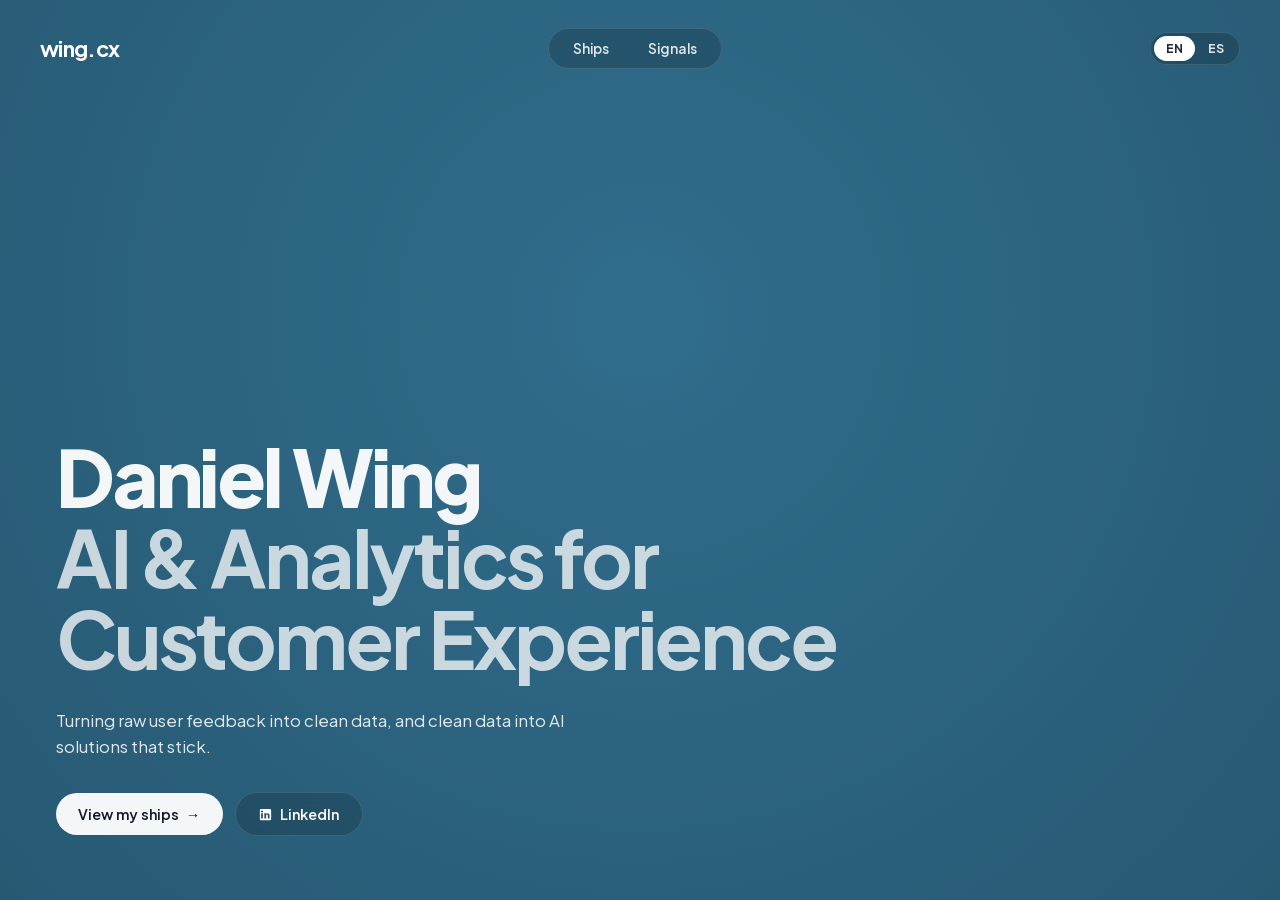
<file: index.html>
<!-- Version: V1.5 -->
<!DOCTYPE html>
<html lang="en">
<head>
  <meta charset="UTF-8" />
  <meta name="viewport" content="width=device-width, initial-scale=1.0" />
  <title data-i18n="home.title">Wing — wing.cx</title>
  <meta name="description" content="Daniel Wing turns raw user feedback into clean data, and clean data into AI solutions that stick. AI & analytics for customer experience." />
  <link rel="canonical" href="https://wing.cx/" />
  <link rel="alternate" hreflang="en" href="https://wing.cx/?lang=en" />
  <link rel="alternate" hreflang="es" href="https://wing.cx/?lang=es" />
  <meta name="theme-color" content="#275973" />

  <link rel="icon" href="/favicon.svg" type="image/svg+xml" />
  <link rel="icon" href="/favicon-32.png" sizes="32x32" type="image/png" />
  <link rel="apple-touch-icon" href="/apple-touch-icon.png" />

  <meta property="og:type" content="website" />
  <meta property="og:site_name" content="wing.cx" />
  <meta property="og:url" content="https://wing.cx/" />
  <meta property="og:title" content="Daniel Wing — AI & Analytics for Customer Experience" />
  <meta property="og:description" content="Daniel Wing turns raw user feedback into clean data, and clean data into AI solutions that stick. AI & analytics for customer experience." />
  <meta property="og:image" content="https://wing.cx/og-image.jpg" />
  <meta property="og:image:type" content="image/jpeg" />
  <meta property="og:image:width" content="1200" />
  <meta property="og:image:height" content="630" />
  <meta property="og:image:alt" content="Daniel Wing — AI & Analytics for Customer Experience" />

  <meta name="twitter:card" content="summary_large_image" />
  <meta name="twitter:title" content="Daniel Wing — AI & Analytics for Customer Experience" />
  <meta name="twitter:description" content="Daniel Wing turns raw user feedback into clean data, and clean data into AI solutions that stick. AI & analytics for customer experience." />
  <meta name="twitter:image" content="https://wing.cx/og-image.jpg" />
  

  <!-- Self-hosted Plus Jakarta Sans (see assets/site.css). Preloading the latin
       subset avoids a flash of fallback text; it is the only font file
       virtually every visitor needs. -->
  <link rel="preload" as="font" type="font/woff2"
        href="/assets/fonts/plus-jakarta-sans-latin.woff2" crossorigin>
  <link rel="stylesheet" href="/assets/site.css">
  <script src="/assets/i18n.js" defer></script>
  <script src="/assets/site.js" defer></script>

  <style>
    :root {
      --bg-top: #306d8c;
      --bg-bottom: #275973;
      --text-main: #ffffff;
      --text-muted: rgba(255, 255, 255, 0.86);
      --giant-title: rgba(255, 255, 255, 0.95);
      --giant-subtitle: rgba(255, 255, 255, 0.75);
      --pill-bg: rgba(0, 0, 0, 0.18);
      --pill-border: rgba(255, 255, 255, 0.12);
    }

    * {
      box-sizing: border-box;
      margin: 0;
      padding: 0;
    }

    body {
      background: radial-gradient(circle at 50% 35%, var(--bg-top) 0%, var(--bg-bottom) 100%);
      color: var(--text-main);
      font-family: 'Plus Jakarta Sans', -apple-system, BlinkMacSystemFont, sans-serif;
      min-height: 100vh;
      overflow-x: hidden;
      display: flex;
      flex-direction: column;
      justify-content: space-between;
      position: relative;
      -webkit-font-smoothing: antialiased;
    }

    /* Hero Section */
    .hero-container {
      position: relative;
      flex-grow: 1;
      display: flex;
      flex-direction: column;
      justify-content: flex-end;
      padding: 0 3.5rem 4rem 3.5rem;
      max-width: 1440px;
      margin: 0 auto;
      width: 100%;
      min-height: 82vh;
    }

    /* Centered Subject / Character Container */
    .subject-wrapper {
      position: absolute;
      top: 48%;
      left: 50%;
      transform: translate(-50%, -50%);
      height: 85%;
      max-height: 720px;
      display: flex;
      align-items: flex-end;
      justify-content: center;
      z-index: 5;
      pointer-events: none;
    }

    .subject-img {
      max-height: 100%;
      width: auto;
      object-fit: contain;
      filter: drop-shadow(0 20px 30px rgba(0, 0, 0, 0.25));
    }

    /* Massive Typographic Backdrop */
    .hero-content {
      position: relative;
      z-index: 3;
      max-width: 1100px;
    }

    .giant-heading {
      font-size: clamp(2.8rem, 6.2vw, 5.4rem);
      font-weight: 800;
      line-height: 1.02;
      letter-spacing: -0.04em;
      color: var(--giant-title);
      margin-bottom: 1.8rem;
    }

    .giant-heading span.line-1 {
      display: block;
    }

    .giant-heading span.subtitle-line {
      display: block;
      color: var(--giant-subtitle);
      font-weight: 700;
    }

    .hero-bio {
      font-size: 1.05rem;
      line-height: 1.55;
      color: var(--text-muted);
      max-width: 520px;
      font-weight: 400;
      margin-bottom: 2rem;
    }

    /* Bottom Pill Buttons */
    .hero-actions {
      display: flex;
      align-items: center;
      gap: 0.75rem;
      flex-wrap: wrap;
      row-gap: 0.6rem;
    }

    /* Primary hero CTA */
    .btn-hero-primary {
      background: rgba(255, 255, 255, 0.95);
      color: #111827;
      padding: 0.75rem 1.4rem;
      border-radius: 9999px;
      font-weight: 600;
      font-size: 0.9rem;
      text-decoration: none;
      display: inline-flex;
      align-items: center;
      gap: 0.4rem;
      transition: all 0.2s ease;
    }

    .btn-hero-primary:hover {
      background: #ffffff;
      transform: translateY(-1px);
    }

    .btn-hero-primary .arrow {
      display: inline-block;
      transition: transform 0.2s ease;
    }

    .btn-hero-primary:hover .arrow {
      transform: translateX(3px);
    }

    .btn-secondary {
      background: rgba(0, 0, 0, 0.16);
      border: 1px solid var(--pill-border);
      color: #ffffff;
      padding: 0.75rem 1.4rem;
      border-radius: 9999px;
      font-weight: 600;
      font-size: 0.9rem;
      text-decoration: none;
      backdrop-filter: blur(8px);
      transition: all 0.2s ease;
      display: inline-flex;
      align-items: center;
      gap: 0.45rem;
    }

    .btn-secondary:hover {
      background: rgba(0, 0, 0, 0.26);
      border-color: rgba(255, 255, 255, 0.25);
    }

    .btn-secondary svg {
      width: 15px;
      height: 15px;
      fill: currentColor;
    }

    @media (max-width: 900px) {
      .hero-container {
        padding: 0 1.5rem 3rem 1.5rem;
      }
      /* Size the portrait slot to its content so the empty
         placeholder doesn't reserve blank space and push the
         hero copy and CTAs below the fold. */
      .subject-wrapper {
        position: relative;
        top: auto;
        left: auto;
        transform: none;
        height: auto;
        max-height: none;
      }
      .subject-img {
        max-height: 380px;
        margin-bottom: 1.5rem;
      }
    }
  </style>
</head>
<body>

  <!-- Top Navigation -->
  <header class="site-header">
    <a href="/" class="brand">wing.cx</a>

    <nav class="nav-pill-center">
      <a href="/ships" class="nav-item" data-i18n="nav.ships">Ships</a>
      <a href="/signals" class="nav-item" data-i18n="nav.signals">Signals</a>
    </nav>

    <div class="nav-actions">
      <div class="lang-toggle" role="group" data-i18n-label="lang.label" aria-label="Language">
        <button type="button" class="lang-opt" data-lang="en">EN</button>
        <button type="button" class="lang-opt" data-lang="es">ES</button>
      </div>
    </div>
  </header>

  <!-- Hero Stage -->
  <main class="hero-container">

    <!-- Center Subject Slot -->
    <div class="subject-wrapper">
      <!-- <img src="wing-cutout.png" alt="Daniel Wing" class="subject-img" /> -->
    </div>

    <!-- Massive Text Layout -->
    <div class="hero-content">
      <h1 class="giant-heading">
        <span class="line-1" data-i18n="home.h1.name">Daniel Wing</span>
        <span class="subtitle-line" data-i18n="home.h1.line2">AI & Analytics for</span>
        <span class="subtitle-line" data-i18n="home.h1.line3">Customer Experience</span>
      </h1>

      <p class="hero-bio" data-i18n="home.bio">
        Turning raw user feedback into clean data, and clean data into AI solutions that stick.
      </p>

      <div class="hero-actions">
        <a href="/ships" class="btn-hero-primary"><span data-i18n="home.cta.ships">View my ships</span> <span class="arrow">→</span></a>
        <a href="https://www.linkedin.com/in/daniel-wing" target="_blank" rel="noopener noreferrer" class="btn-secondary">
          <svg viewBox="0 0 24 24" aria-hidden="true"><path d="M19 3a2 2 0 0 1 2 2v14a2 2 0 0 1-2 2H5a2 2 0 0 1-2-2V5a2 2 0 0 1 2-2h14m-.5 15.5v-5.3a3.26 3.26 0 0 0-3.26-3.26c-.85 0-1.84.52-2.28 1.3v-1.11h-2.79v8.37h2.79v-4.93c0-.77.62-1.4 1.39-1.4a1.4 1.4 0 0 1 1.4 1.4v4.93h2.75M6.46 8.76a1.65 1.65 0 1 0 0-3.3 1.65 1.65 0 0 0 0 3.3m1.39 9.74v-8.37H5.07v8.37h2.78z"/></svg>
          <span data-i18n="nav.linkedin">LinkedIn</span>
        </a>
      </div>
    </div>
  </main>

</body>
</html>
</file>
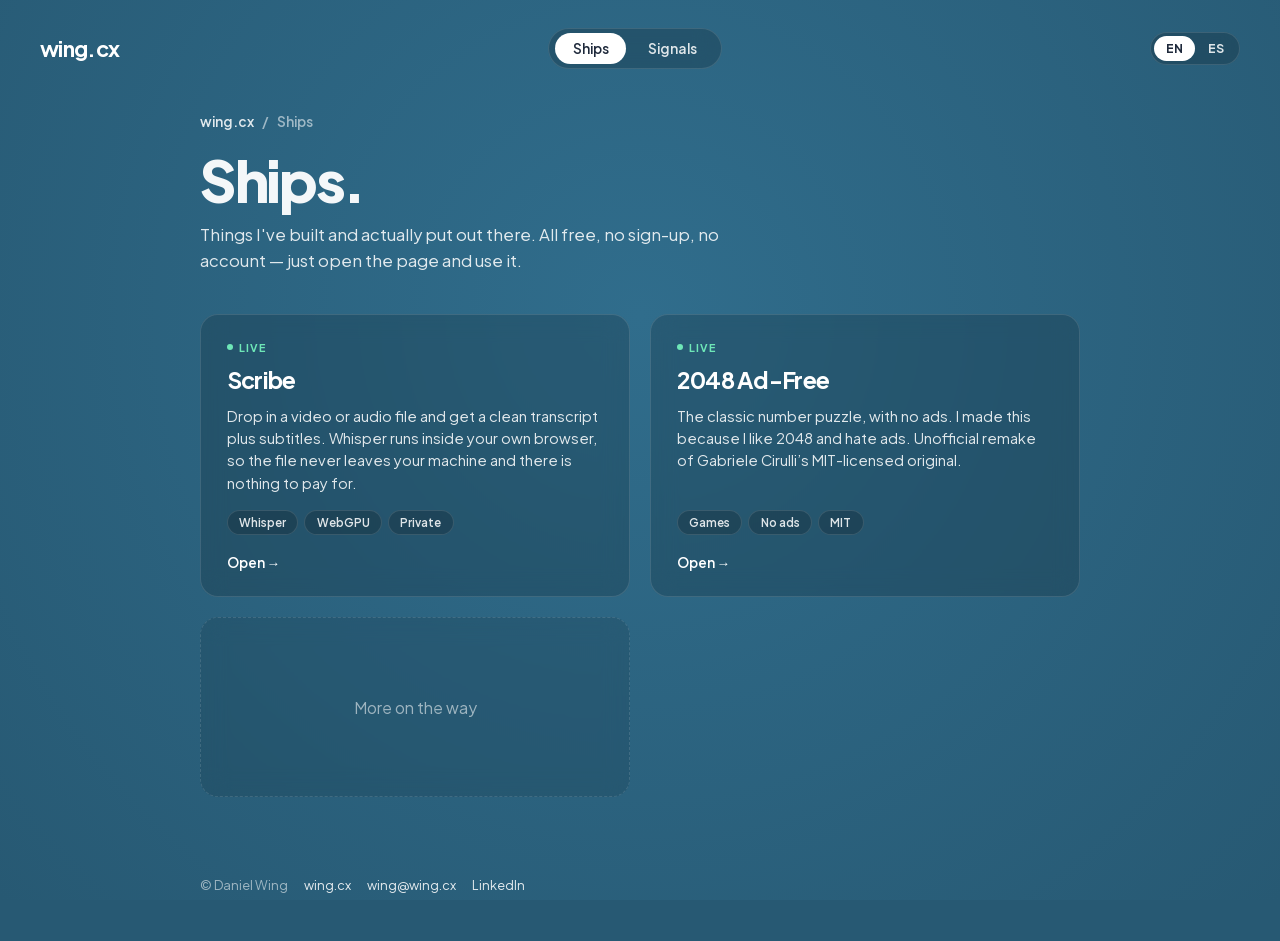
<file: ships/index.html>
<!DOCTYPE html>
<html lang="en">
<head>
  <meta charset="UTF-8" />
  <meta name="viewport" content="width=device-width, initial-scale=1.0" />
  <title data-i18n="ships.title">Ships — wing.cx</title>
  <meta name="description" content="Small, free tools Daniel Wing has built and shipped. No sign-ups, no accounts, no cost." />
  <link rel="canonical" href="https://wing.cx/ships" />
  <link rel="alternate" hreflang="en" href="https://wing.cx/ships?lang=en" />
  <link rel="alternate" hreflang="es" href="https://wing.cx/ships?lang=es" />
  <meta name="theme-color" content="#275973" />

  <link rel="icon" href="/favicon.svg" type="image/svg+xml" />
  <link rel="icon" href="/favicon-32.png" sizes="32x32" type="image/png" />
  <link rel="apple-touch-icon" href="/apple-touch-icon.png" />

  <meta property="og:type" content="website" />
  <meta property="og:site_name" content="wing.cx" />
  <meta property="og:url" content="https://wing.cx/ships" />
  <meta property="og:title" content="Ships — things I've built and put out there" />
  <meta property="og:description" content="Small, free tools Daniel Wing has built and shipped. No sign-ups, no accounts, no cost." />
  <meta property="og:image" content="https://wing.cx/og-image.jpg" />

  <!-- Self-hosted Plus Jakarta Sans (see assets/site.css). Preloading the latin
       subset avoids a flash of fallback text; it is the only font file
       virtually every visitor needs. -->
  <link rel="preload" as="font" type="font/woff2"
        href="/assets/fonts/plus-jakarta-sans-latin.woff2" crossorigin>
  <link rel="stylesheet" href="/assets/site.css">
  <script src="/assets/i18n.js" defer></script>
  <script src="/assets/site.js" defer></script>

</head>
<body>

  <header class="site-header">
    <a href="/" class="brand">wing.cx</a>

    <nav class="nav-pill-center">
      <a href="/ships" class="nav-item is-active" data-i18n="nav.ships">Ships</a>
      <a href="/signals" class="nav-item" data-i18n="nav.signals">Signals</a>
    </nav>

    <div class="nav-actions">
      <div class="lang-toggle" role="group" data-i18n-label="lang.label" aria-label="Language">
        <button type="button" class="lang-opt" data-lang="en">EN</button>
        <button type="button" class="lang-opt" data-lang="es">ES</button>
      </div>
    </div>
  </header>

  <main class="page">
    <p class="breadcrumb"><a href="/">wing.cx</a> <span>/</span> <span data-i18n="nav.ships">Ships</span></p>

    <h1 class="page-title" data-i18n="ships.h1">Ships.</h1>
    <p class="page-lede" data-i18n="ships.lede">
      Things I've built and actually put out there. All free, no sign-up, no account —
      just open the page and use it.
    </p>

    <div class="card-grid">

      <a href="/ships/scribe" class="card">
        <span class="card-status" data-i18n="ships.status.live">Live</span>
        <h2 class="card-name" data-i18n="ships.scribe.name">Scribe</h2>
        <p class="card-desc" data-i18n="ships.scribe.desc">
          Drop in a video or audio file and get a clean transcript plus subtitles.
          Whisper runs inside your own browser, so the file never leaves your machine
          and there's nothing to pay for.
        </p>
        <div class="card-tags">
          <span class="tag">Whisper</span>
          <span class="tag">WebGPU</span>
          <span class="tag" data-i18n="ships.scribe.tag3">Private</span>
        </div>
        <p class="card-open"><span data-i18n="ships.open">Open</span> <span class="arrow">→</span></p>
      </a>

      <a href="/ships/2048" class="card">
        <span class="card-status" data-i18n="ships.status.live">Live</span>
        <h2 class="card-name" data-i18n="ships.2048.name">2048 Ad-Free</h2>
        <p class="card-desc" data-i18n="ships.2048.desc">
          The classic number puzzle, with no ads. I made this because I like 2048 and hate ads.
          Unofficial remake of Gabriele Cirulli’s MIT-licensed original.
        </p>
        <div class="card-tags">
          <span class="tag" data-i18n="ships.2048.tag1">Games</span>
          <span class="tag" data-i18n="ships.2048.tag3">No ads</span>
          <span class="tag">MIT</span>
        </div>
        <p class="card-open"><span data-i18n="ships.open">Open</span> <span class="arrow">→</span></p>
      </a>

      <div class="card is-empty">
        <p data-i18n="ships.more">More on the way</p>
      </div>

    </div>
  </main>

  <footer class="site-footer">
    <span data-i18n="footer.copyright">© Daniel Wing</span>
    <a href="/">wing.cx</a>
    <a href="mailto:wing@wing.cx">wing@wing.cx</a>
    <a href="https://www.linkedin.com/in/daniel-wing" target="_blank" rel="noopener noreferrer" data-i18n="nav.linkedin">LinkedIn</a>
  </footer>

</body>
</html>
</file>
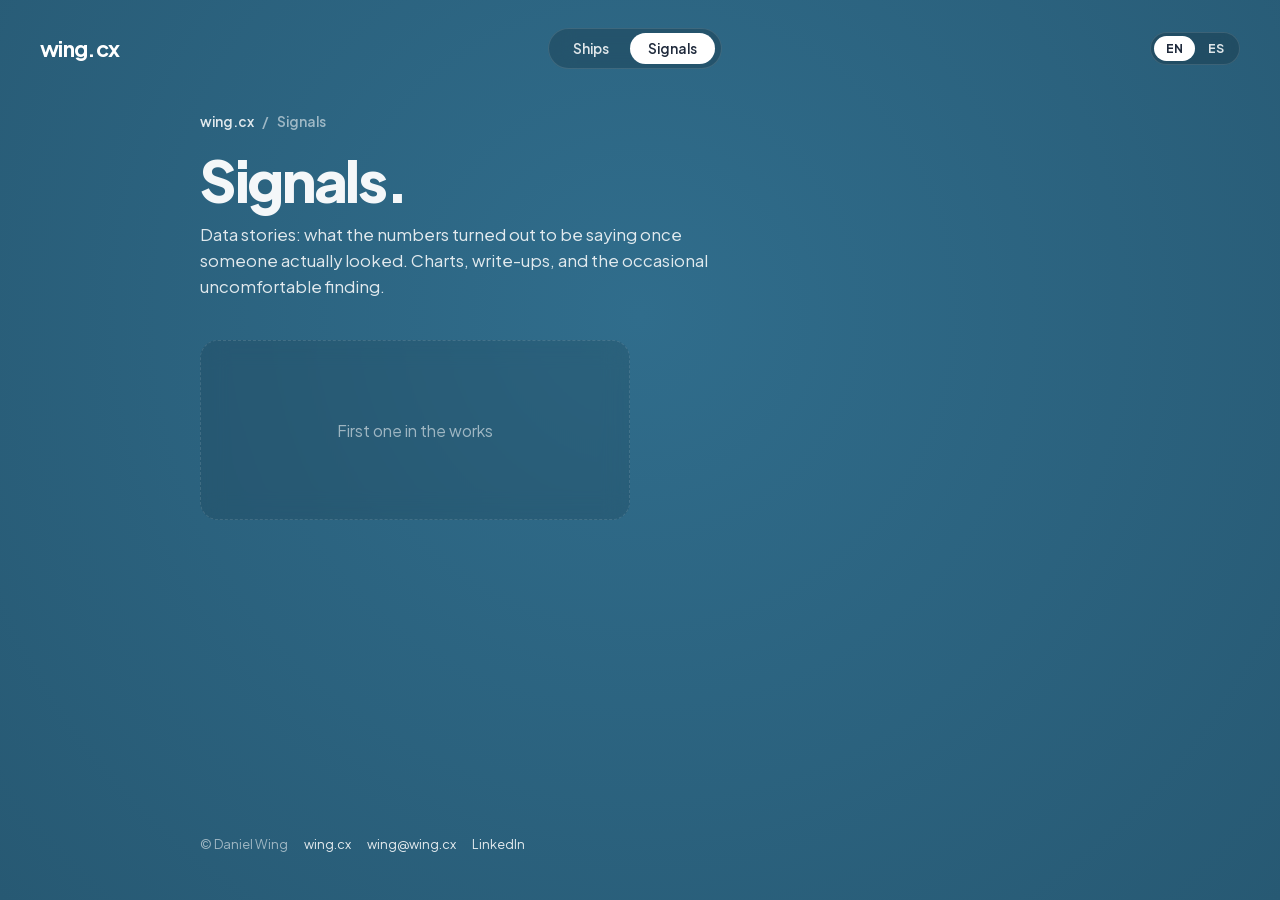
<file: signals/index.html>
<!DOCTYPE html>
<html lang="en">
<head>
  <meta charset="UTF-8" />
  <meta name="viewport" content="width=device-width, initial-scale=1.0" />
  <title data-i18n="signals.title">Signals — wing.cx</title>
  <meta name="description" content="Data storytelling by Daniel Wing: what the numbers turned out to be saying once someone actually looked." />
  <link rel="canonical" href="https://wing.cx/signals" />
  <link rel="alternate" hreflang="en" href="https://wing.cx/signals?lang=en" />
  <link rel="alternate" hreflang="es" href="https://wing.cx/signals?lang=es" />
  <meta name="theme-color" content="#275973" />

  <link rel="icon" href="/favicon.svg" type="image/svg+xml" />
  <link rel="icon" href="/favicon-32.png" sizes="32x32" type="image/png" />
  <link rel="apple-touch-icon" href="/apple-touch-icon.png" />

  <meta property="og:type" content="website" />
  <meta property="og:site_name" content="wing.cx" />
  <meta property="og:url" content="https://wing.cx/signals" />
  <meta property="og:title" content="Signals — data stories worth telling" />
  <meta property="og:description" content="Data storytelling by Daniel Wing: what the numbers turned out to be saying once someone actually looked." />
  <meta property="og:image" content="https://wing.cx/og-image.jpg" />

  <!-- Self-hosted Plus Jakarta Sans (see assets/site.css). Preloading the latin
       subset avoids a flash of fallback text; it is the only font file
       virtually every visitor needs. -->
  <link rel="preload" as="font" type="font/woff2"
        href="/assets/fonts/plus-jakarta-sans-latin.woff2" crossorigin>
  <link rel="stylesheet" href="/assets/site.css">
  <script src="/assets/i18n.js" defer></script>
  <script src="/assets/site.js" defer></script>
</head>
<body>

  <header class="site-header">
    <a href="/" class="brand">wing.cx</a>

    <nav class="nav-pill-center">
      <a href="/ships" class="nav-item" data-i18n="nav.ships">Ships</a>
      <a href="/signals" class="nav-item is-active" data-i18n="nav.signals">Signals</a>
    </nav>

    <div class="nav-actions">
      <div class="lang-toggle" role="group" data-i18n-label="lang.label" aria-label="Language">
        <button type="button" class="lang-opt" data-lang="en">EN</button>
        <button type="button" class="lang-opt" data-lang="es">ES</button>
      </div>
    </div>
  </header>

  <main class="page">
    <p class="breadcrumb"><a href="/">wing.cx</a> <span>/</span> <span data-i18n="nav.signals">Signals</span></p>

    <h1 class="page-title" data-i18n="signals.h1">Signals.</h1>
    <p class="page-lede" data-i18n="signals.lede">
      Data stories: what the numbers turned out to be saying once someone actually
      looked. Charts, write-ups, and the occasional uncomfortable finding.
    </p>

    <div class="card-grid">

      <div class="card is-empty">
        <p data-i18n="signals.more">First one in the works</p>
      </div>

    </div>
  </main>

  <footer class="site-footer">
    <span data-i18n="footer.copyright">© Daniel Wing</span>
    <a href="/">wing.cx</a>
    <a href="mailto:wing@wing.cx">wing@wing.cx</a>
    <a href="https://www.linkedin.com/in/daniel-wing" target="_blank" rel="noopener noreferrer" data-i18n="nav.linkedin">LinkedIn</a>
  </footer>

</body>
</html>
</file>
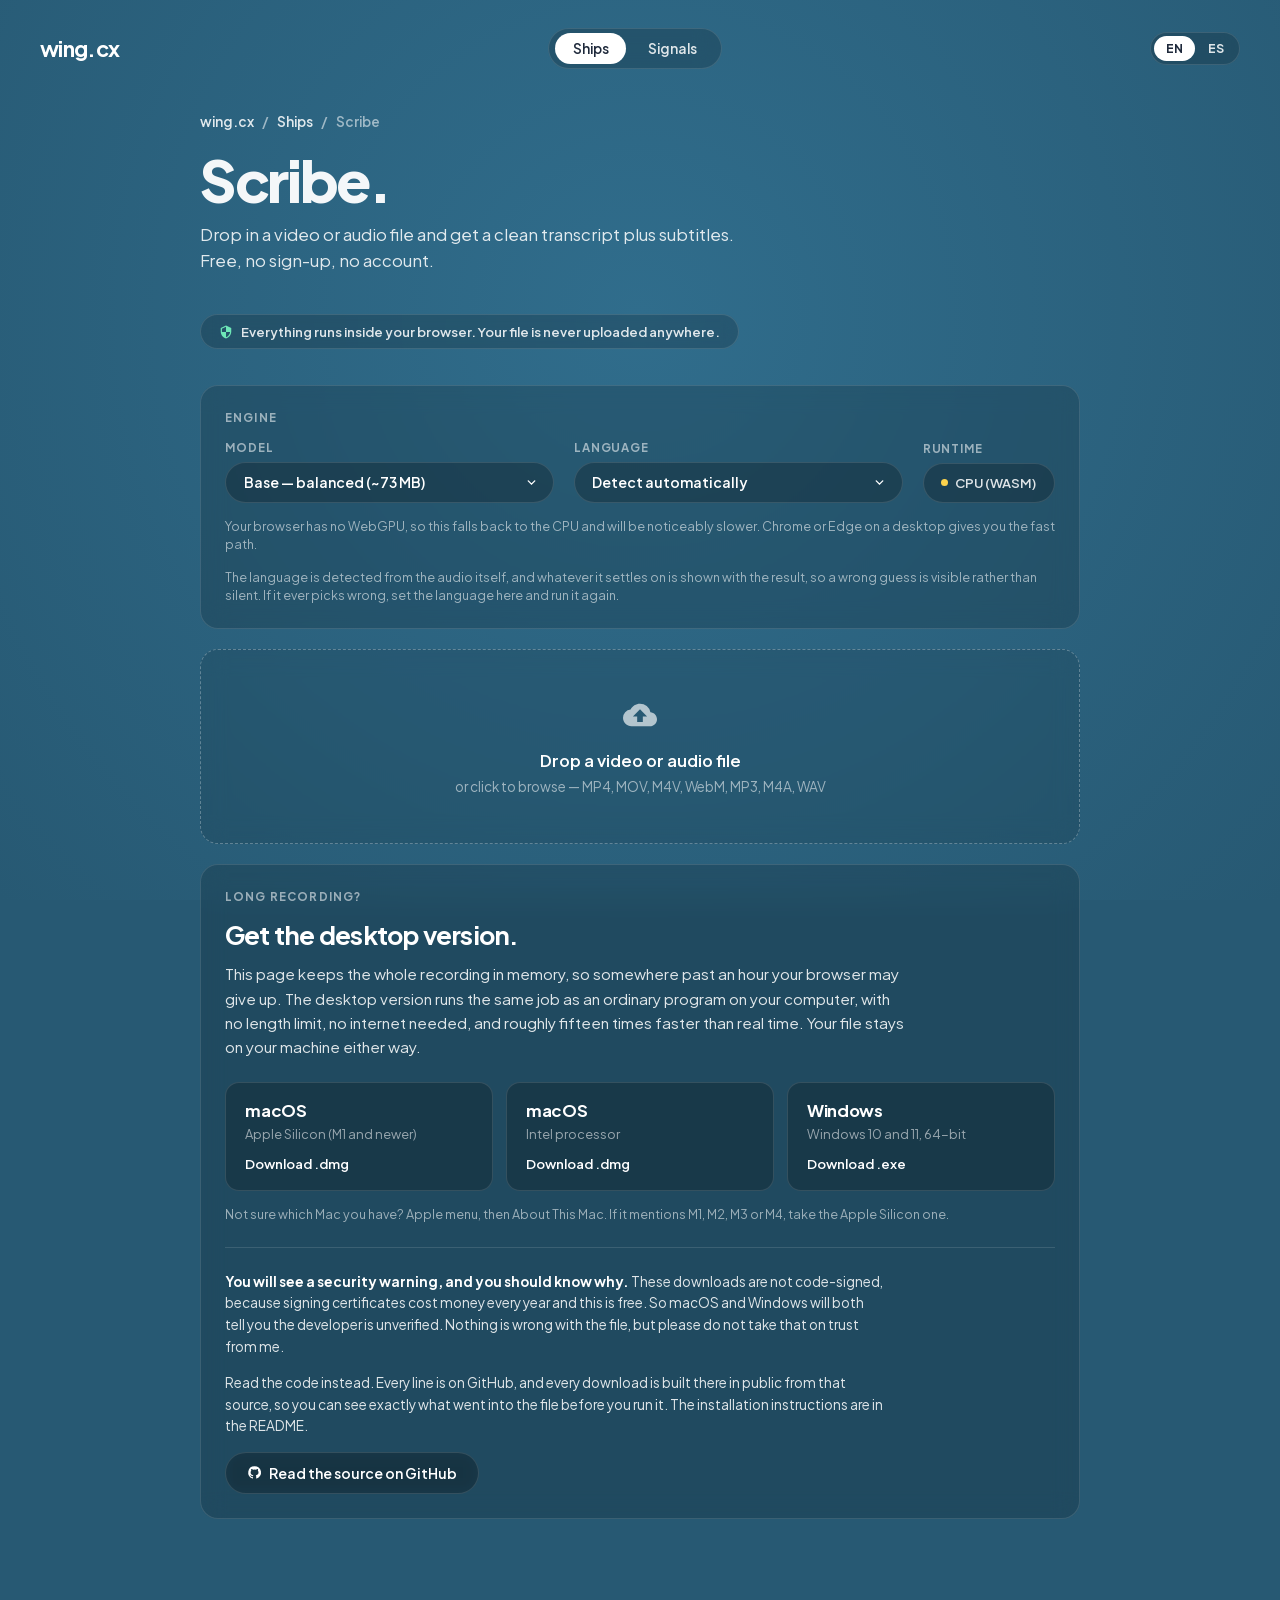
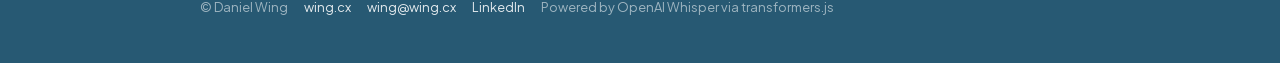
<file: ships/scribe/index.html>
<!DOCTYPE html>
<html lang="en">
<head>
  <meta charset="UTF-8" />
  <meta name="viewport" content="width=device-width, initial-scale=1.0" />
  <title data-i18n="scribe.title">Scribe — wing.cx</title>
  <meta name="description" content="Free browser-based video and audio transcription. Whisper runs locally on your own machine — your file is never uploaded. Export as TXT or SRT subtitles." />
  <link rel="canonical" href="https://wing.cx/ships/scribe" />
  <link rel="alternate" hreflang="en" href="https://wing.cx/ships/scribe?lang=en" />
  <link rel="alternate" hreflang="es" href="https://wing.cx/ships/scribe?lang=es" />
  <meta name="theme-color" content="#275973" />

  <link rel="icon" href="/favicon.svg" type="image/svg+xml" />
  <link rel="icon" href="/favicon-32.png" sizes="32x32" type="image/png" />
  <link rel="apple-touch-icon" href="/apple-touch-icon.png" />

  <meta property="og:type" content="website" />
  <meta property="og:site_name" content="wing.cx" />
  <meta property="og:url" content="https://wing.cx/ships/scribe" />
  <meta property="og:title" content="Scribe — free, private, in your browser" />
  <meta property="og:description" content="Drop in a video or audio file and get a transcript plus SRT subtitles. Whisper runs locally in your browser — nothing is uploaded." />
  <meta property="og:image" content="https://wing.cx/og-image.jpg" />

  <link rel="preconnect" href="https://cdn.jsdelivr.net" crossorigin>
  <link rel="preconnect" href="https://huggingface.co" crossorigin>
  <!-- Self-hosted Plus Jakarta Sans (see assets/site.css). Preloading the latin
       subset avoids a flash of fallback text; it is the only font file
       virtually every visitor needs. -->
  <link rel="preload" as="font" type="font/woff2"
        href="/assets/fonts/plus-jakarta-sans-latin.woff2" crossorigin>
  <link rel="stylesheet" href="/assets/site.css">
  <script src="/assets/i18n.js" defer></script>
  <script src="/assets/site.js" defer></script>

  <style>
    .stack { display: flex; flex-direction: column; gap: 1.25rem; }

    /* ---------- Privacy badge ---------- */

    .privacy-note {
      display: inline-flex;
      align-items: center;
      gap: 0.55rem;
      background: var(--pill-bg);
      border: 1px solid var(--pill-border);
      border-radius: var(--radius-pill);
      padding: 0.5rem 1.1rem;
      font-size: 0.82rem;
      font-weight: 600;
      color: var(--text-muted);
      margin-bottom: 2.25rem;
      backdrop-filter: blur(8px);
    }

    .privacy-note svg { width: 14px; height: 14px; fill: var(--ok); flex-shrink: 0; }

    /* ---------- Settings row ---------- */

    .settings {
      display: flex;
      flex-wrap: wrap;
      gap: 1.25rem;
      align-items: flex-end;
    }

    .field { display: flex; flex-direction: column; gap: 0.45rem; flex: 1 1 190px; }

    .field label {
      font-size: 0.72rem;
      font-weight: 700;
      letter-spacing: 0.08em;
      text-transform: uppercase;
      color: var(--text-faint);
    }

    .field select {
      appearance: none;
      -webkit-appearance: none;
      width: 100%;
      background-color: rgba(0, 0, 0, 0.24);
      background-image: url("data:image/svg+xml;charset=utf-8,%3Csvg xmlns='http://www.w3.org/2000/svg' viewBox='0 0 24 24' fill='none' stroke='white' stroke-width='2.5' stroke-linecap='round'%3E%3Cpath d='M6 9l6 6 6-6'/%3E%3C/svg%3E");
      background-repeat: no-repeat;
      background-position: right 0.95rem center;
      background-size: 13px;
      border: 1px solid var(--pill-border);
      border-radius: var(--radius-pill);
      color: #ffffff;
      font-family: inherit;
      font-size: 0.88rem;
      font-weight: 600;
      padding: 0.65rem 2.4rem 0.65rem 1.1rem;
      cursor: pointer;
      transition: all 0.2s ease;
    }

    .field select:hover:not(:disabled) { border-color: var(--border-strong); }
    .field select:disabled { opacity: 0.45; cursor: not-allowed; }
    .field select option { background: #2c6d92; color: #ffffff; }

    .runtime-badge {
      display: inline-flex;
      align-items: center;
      gap: 0.45rem;
      background: rgba(0, 0, 0, 0.24);
      border: 1px solid var(--pill-border);
      border-radius: var(--radius-pill);
      padding: 0.65rem 1.1rem;
      font-size: 0.82rem;
      font-weight: 600;
      color: var(--text-muted);
      white-space: nowrap;
    }

    .runtime-dot {
      width: 7px;
      height: 7px;
      border-radius: 50%;
      background: var(--warn);
      flex-shrink: 0;
    }

    .runtime-badge.is-fast .runtime-dot { background: var(--ok); }

    .hint {
      font-size: 0.78rem;
      line-height: 1.45;
      color: var(--text-faint);
      margin-top: 0.9rem;
    }

    /* ---------- Drop zone ---------- */

    .dropzone {
      border: 1px dashed rgba(255, 255, 255, 0.28);
      border-radius: var(--radius-panel);
      background: var(--panel-bg-soft);
      backdrop-filter: blur(12px);
      -webkit-backdrop-filter: blur(12px);
      padding: 3rem 1.5rem;
      text-align: center;
      cursor: pointer;
      transition: all 0.2s ease;
    }

    .dropzone:hover,
    .dropzone.is-over {
      background: var(--pill-bg-hover);
      border-color: rgba(255, 255, 255, 0.6);
    }

    .dropzone.is-over { transform: scale(1.005); }

    .dropzone-icon { width: 34px; height: 34px; fill: rgba(255, 255, 255, 0.65); margin-bottom: 0.9rem; }

    .dropzone-title { font-size: 1.05rem; font-weight: 600; margin-bottom: 0.4rem; }
    .dropzone-sub { font-size: 0.85rem; color: var(--text-faint); }

    /* ---------- File card ---------- */

    .file-head {
      display: flex;
      justify-content: space-between;
      align-items: flex-start;
      gap: 1rem;
      margin-bottom: 1.1rem;
    }

    .file-name {
      font-size: 1rem;
      font-weight: 600;
      word-break: break-word;
      line-height: 1.35;
    }

    .file-meta { font-size: 0.8rem; color: var(--text-faint); margin-top: 0.25rem; }

    .btn-icon {
      background: transparent;
      border: 1px solid var(--pill-border);
      color: var(--text-muted);
      border-radius: 50%;
      width: 30px;
      height: 30px;
      flex-shrink: 0;
      cursor: pointer;
      font-size: 1rem;
      line-height: 1;
      font-family: inherit;
      transition: all 0.2s ease;
    }

    .btn-icon:hover { background: var(--pill-bg-hover); color: #ffffff; }

    .media-preview {
      width: 100%;
      max-height: 340px;
      border-radius: 12px;
      background: rgba(0, 0, 0, 0.35);
      display: block;
      margin-bottom: 1.25rem;
    }

    audio.media-preview { max-height: none; }

    .actions { display: flex; flex-wrap: wrap; gap: 0.7rem; align-items: center; }

    /* ---------- Progress ---------- */

    .progress-wrap { margin-top: 1.25rem; }

    .progress-line {
      display: flex;
      justify-content: space-between;
      gap: 1rem;
      font-size: 0.85rem;
      font-weight: 600;
      color: var(--text-muted);
      margin-bottom: 0.6rem;
    }

    .progress-track {
      height: 5px;
      background: rgba(0, 0, 0, 0.28);
      border-radius: var(--radius-pill);
      overflow: hidden;
    }

    .progress-bar {
      height: 100%;
      width: 0%;
      background: #ffffff;
      border-radius: var(--radius-pill);
      transition: width 0.25s ease;
    }

    /* Indeterminate: transcription gives no reliable percentage, so don't fake one. */
    .progress-track.is-indeterminate .progress-bar {
      width: 35%;
      transition: none;
      animation: slide 1.4s ease-in-out infinite;
    }

    @keyframes slide {
      0%   { transform: translateX(-100%); }
      100% { transform: translateX(340%); }
    }

    .estimate {
      font-size: 0.82rem;
      color: var(--text-faint);
      align-self: center;
    }

    .progress-note {
      font-size: 0.8rem;
      line-height: 1.5;
      color: var(--text-faint);
      margin-top: 0.85rem;
      max-width: 60ch;
    }

    .progress-note strong {
      color: var(--text-muted);
      font-weight: 600;
    }

    /* ---------- Messages ---------- */

    .message {
      border-radius: 12px;
      padding: 0.9rem 1.1rem;
      font-size: 0.86rem;
      line-height: 1.5;
      border: 1px solid var(--pill-border);
      background: rgba(0, 0, 0, 0.22);
    }

    .message.is-error { border-color: rgba(252, 165, 165, 0.45); color: #ffe4e4; }

    /* Advice, not failure: amber rather than red, and it never blocks a run. */
    .message.is-advice {
      border-color: rgba(252, 211, 77, 0.4);
      background: rgba(0, 0, 0, 0.26);
      color: var(--text-muted);
    }

    .message.is-advice.is-high { border-color: rgba(252, 211, 77, 0.7); }
    .message.is-advice strong { color: #fde68a; font-weight: 700; }
    .message.is-advice a, .mobile-note a { color: #ffffff; font-weight: 600; }

    .mobile-note {
      border-left: 2px solid rgba(252, 211, 77, 0.5);
      padding-left: 0.8rem;
    }
    .message strong { font-weight: 700; }

    /* ---------- Output ---------- */

    .output-head {
      display: flex;
      justify-content: space-between;
      align-items: center;
      gap: 1rem;
      flex-wrap: wrap;
      margin-bottom: 1rem;
    }

    .done-note { font-size: 0.82rem; font-weight: 600; color: var(--ok); }
    .done-note.is-unsure { color: var(--warn); }

    .lang-check {
      font-size: 0.78rem;
      color: var(--text-faint);
      margin-top: 0.3rem;
    }

    .tabs { display: flex; gap: 4px; background: var(--pill-bg); border: 1px solid var(--pill-border); border-radius: var(--radius-pill); padding: 4px; }

    .tab {
      background: transparent;
      border: none;
      color: var(--text-muted);
      font-family: inherit;
      font-size: 0.8rem;
      font-weight: 600;
      padding: 0.35rem 0.95rem;
      border-radius: var(--radius-pill);
      cursor: pointer;
      transition: all 0.2s ease;
    }

    .tab:hover { color: #ffffff; }
    .tab.is-active { background: #ffffff; color: #1e293b; }

    .transcript {
      width: 100%;
      min-height: 260px;
      resize: vertical;
      background: rgba(0, 0, 0, 0.28);
      border: 1px solid var(--pill-border);
      border-radius: 12px;
      color: rgba(255, 255, 255, 0.92);
      font-family: ui-monospace, SFMono-Regular, Menlo, Monaco, Consolas, monospace;
      font-size: 0.84rem;
      line-height: 1.65;
      padding: 1.1rem;
      margin-bottom: 1.1rem;
      white-space: pre-wrap;
    }

    .transcript:focus { outline: none; border-color: var(--border-strong); }

    /* ---------- Desktop download ---------- */

    .desktop-title {
      font-size: 1.6rem;
      font-weight: 700;
      letter-spacing: -0.03em;
      margin-bottom: 0.7rem;
    }

    .desktop-lede {
      font-size: 0.95rem;
      line-height: 1.6;
      color: var(--text-muted);
      max-width: 62ch;
      margin-bottom: 1.4rem;
    }

    .download-grid {
      display: grid;
      grid-template-columns: repeat(auto-fit, minmax(210px, 1fr));
      gap: 0.8rem;
    }

    .download {
      display: flex;
      flex-direction: column;
      gap: 0.3rem;
      background: rgba(0, 0, 0, 0.24);
      border: 1px solid var(--pill-border);
      border-radius: 14px;
      padding: 1.1rem 1.2rem;
      text-decoration: none;
      color: inherit;
      transition: all 0.2s ease;
    }

    .download:hover {
      transform: translateY(-2px);
      background: var(--pill-bg-hover);
      border-color: var(--border-strong);
    }

    .download-os { font-size: 1.05rem; font-weight: 700; letter-spacing: -0.02em; }
    .download-detail { font-size: 0.8rem; color: var(--text-faint); }

    .download-cta {
      font-size: 0.83rem;
      font-weight: 600;
      color: #ffffff;
      margin-top: 0.5rem;
    }

    .trust {
      margin-top: 1.5rem;
      padding-top: 1.4rem;
      border-top: 1px solid var(--pill-border);
      display: flex;
      flex-direction: column;
      align-items: flex-start;
      gap: 0.9rem;
    }

    .trust p {
      font-size: 0.85rem;
      line-height: 1.6;
      color: var(--text-muted);
      max-width: 66ch;
    }

    .trust strong { color: #ffffff; font-weight: 700; }

    .hidden { display: none !important; }

    @media (max-width: 900px) {
      .settings { gap: 1rem; }
      .field { flex: 1 1 100%; }
      .runtime-badge { width: 100%; justify-content: center; }
    }
  </style>
</head>
<body>

  <header class="site-header">
    <a href="/" class="brand">wing.cx</a>

    <nav class="nav-pill-center">
      <a href="/ships" class="nav-item is-active" data-i18n="nav.ships">Ships</a>
      <a href="/signals" class="nav-item" data-i18n="nav.signals">Signals</a>
    </nav>

    <div class="nav-actions">
      <div class="lang-toggle" role="group" data-i18n-label="lang.label" aria-label="Language">
        <button type="button" class="lang-opt" data-lang="en">EN</button>
        <button type="button" class="lang-opt" data-lang="es">ES</button>
      </div>
    </div>
  </header>

  <main class="page">
    <p class="breadcrumb"><a href="/">wing.cx</a> <span>/</span> <a href="/ships" data-i18n="nav.ships">Ships</a> <span>/</span> <span data-i18n="scribe.crumb">Scribe</span></p>

    <h1 class="page-title" data-i18n="scribe.h1">Scribe.</h1>
    <p class="page-lede" data-i18n="scribe.lede">
      Drop in a video or audio file and get a clean transcript plus subtitles.
      Free, no sign-up, no account.
    </p>

    <p class="privacy-note">
      <svg viewBox="0 0 24 24"><path d="M12 1L3 5v6c0 5.55 3.84 10.74 9 12 5.16-1.26 9-6.45 9-12V5l-9-4zm0 10.99h7c-.53 4.12-3.28 7.79-7 8.94V12H5V6.3l7-3.11v8.8z"/></svg>
      <span data-i18n="scribe.privacy">Everything runs inside your browser. Your file is never uploaded anywhere.</span>
    </p>

    <div class="stack">

      <!-- Settings -->
      <section class="panel">
        <p class="section-label" data-i18n="scribe.engine">Engine</p>
        <div class="settings">
          <div class="field">
            <label for="model" data-i18n="scribe.model">Model</label>
            <select id="model">
              <option value="onnx-community/whisper-tiny" data-model-label="scribe.model.tiny">Tiny — fastest, roughest</option>
              <option value="onnx-community/whisper-base" data-model-label="scribe.model.base" selected>Base — balanced</option>
              <option value="onnx-community/whisper-small" data-model-label="scribe.model.small">Small — most accurate, and no slower on a GPU</option>
            </select>
          </div>
          <div class="field">
            <label for="language" data-i18n="scribe.language">Language</label>
            <select id="language">
              <option value="" selected data-i18n="scribe.lang.auto">Detect automatically</option>
              <option value="en">English</option>
              <option value="es">Spanish — Español</option>
              <option value="pt">Portuguese — Português</option>
              <option value="fr">French — Français</option>
              <option value="de">German — Deutsch</option>
              <option value="it">Italian — Italiano</option>
              <option value="ca">Catalan — Català</option>
              <option value="gl">Galician — Galego</option>
              <option value="nl">Dutch — Nederlands</option>
              <option value="pl">Polish — Polski</option>
              <option value="ro">Romanian — Română</option>
              <option value="cs">Czech — Čeština</option>
              <option value="sv">Swedish — Svenska</option>
              <option value="da">Danish — Dansk</option>
              <option value="no">Norwegian — Norsk</option>
              <option value="fi">Finnish — Suomi</option>
              <option value="el">Greek — Ελληνικά</option>
              <option value="ru">Russian — Русский</option>
              <option value="uk">Ukrainian — Українська</option>
              <option value="tr">Turkish — Türkçe</option>
              <option value="ar">Arabic — العربية</option>
              <option value="he">Hebrew — עברית</option>
              <option value="hi">Hindi — हिन्दी</option>
              <option value="id">Indonesian — Indonesia</option>
              <option value="vi">Vietnamese — Tiếng Việt</option>
              <option value="th">Thai — ไทย</option>
              <option value="zh">Chinese — 中文</option>
              <option value="ja">Japanese — 日本語</option>
              <option value="ko">Korean — 한국어</option>
            </select>
          </div>
          <div class="field" style="flex: 0 0 auto;">
            <label data-i18n="scribe.runtime">Runtime</label>
            <span class="runtime-badge" id="runtime-badge">
              <span class="runtime-dot"></span>
              <span id="runtime-text" data-i18n="scribe.runtime.checking">Checking…</span>
            </span>
          </div>
        </div>
        <p class="hint mobile-note hidden" id="mobile-note"></p>
        <p class="hint" id="engine-hint" data-i18n="scribe.hint.gpu">
          The model downloads once, then your browser caches it — later visits start instantly.
        </p>
        <p class="hint" data-i18n="scribe.hint.language">The language is detected from the audio itself, and whatever it settles on is shown with the result, so a wrong guess is visible rather than silent. If it ever picks wrong, set the language here and run it again.</p>
      </section>

      <!-- Drop zone -->
      <section id="dropzone" class="dropzone" tabindex="0" role="button" data-i18n-label="scribe.drop.aria" aria-label="Choose a video or audio file">
        <svg class="dropzone-icon" viewBox="0 0 24 24"><path d="M19.35 10.04A7.49 7.49 0 0 0 12 4C9.11 4 6.6 5.64 5.35 8.04A5.994 5.994 0 0 0 0 14c0 3.31 2.69 6 6 6h13c2.76 0 5-2.24 5-5 0-2.64-2.05-4.78-4.65-4.96zM14 13v4h-4v-4H7l5-5 5 5h-3z"/></svg>
        <p class="dropzone-title" data-i18n="scribe.drop.title">Drop a video or audio file</p>
        <p class="dropzone-sub" data-i18n="scribe.drop.sub">or click to browse — MP4, MOV, M4V, WebM, MP3, M4A, WAV</p>
        <input type="file" id="file-input" class="hidden" accept="video/*,audio/*" />
      </section>

      <!-- Loaded file -->
      <section class="panel hidden" id="file-panel">
        <div class="file-head">
          <div>
            <p class="file-name" id="file-name"></p>
            <p class="file-meta" id="file-meta"></p>
          </div>
          <button class="btn-icon" id="clear-file" data-i18n-title="scribe.file.remove" data-i18n-label="scribe.file.remove" title="Remove file" aria-label="Remove file">✕</button>
        </div>

        <video id="video-preview" class="media-preview hidden" controls preload="metadata"></video>
        <audio id="audio-preview" class="media-preview hidden" controls preload="metadata"></audio>

        <div class="actions">
          <button class="btn-primary" id="run-btn" data-i18n="scribe.run">Generate transcript</button>
          <button class="btn-secondary hidden" id="cancel-btn" data-i18n="scribe.cancel">Cancel</button>
          <span class="estimate" id="estimate"></span>
        </div>

        <div class="progress-wrap hidden" id="progress-wrap">
          <div class="progress-line">
            <span id="progress-label">Working…</span>
            <span id="progress-pct"></span>
          </div>
          <div class="progress-track" id="progress-track">
            <div class="progress-bar" id="progress-bar"></div>
          </div>
          <p class="progress-note hidden" id="progress-note"></p>
        </div>
      </section>

      <!-- Size advice. Not an error: the run is still allowed. -->
      <div class="message is-advice hidden" id="advice-box"></div>

      <!-- Errors -->
      <div class="message is-error hidden" id="error-box"></div>

      <!-- Output -->
      <section class="panel hidden" id="output-panel">
        <div class="output-head">
          <div>
            <p class="section-label" style="margin-bottom: 0.35rem;" data-i18n="scribe.transcript">Transcript</p>
            <p class="done-note" id="done-note"></p>
            <p class="lang-check hidden" id="lang-check"></p>
          </div>
          <div class="tabs">
            <button class="tab is-active" data-view="txt" data-i18n="scribe.tab.text">Text</button>
            <button class="tab" data-view="srt" data-i18n="scribe.tab.srt">SRT</button>
          </div>
        </div>

        <textarea class="transcript" id="transcript" spellcheck="false"></textarea>

        <div class="actions">
          <button class="btn-primary" id="copy-btn" data-i18n="scribe.copy">Copy</button>
          <button class="btn-secondary" id="dl-txt" data-i18n="scribe.dl.txt">Download .txt</button>
          <button class="btn-secondary" id="dl-srt" data-i18n="scribe.dl.srt">Download .srt</button>
        </div>
      </section>

      <!-- Desktop build. The browser holds all decoded audio in memory, so
           very long recordings need a different tool, not a bigger promise. -->
      <section class="panel" id="desktop">
        <p class="section-label" data-i18n="scribe.desktop.label">Long recording?</p>
        <h2 class="desktop-title" data-i18n="scribe.desktop.title">Get the desktop version.</h2>
        <p class="desktop-lede" data-i18n="scribe.desktop.lede">
          This page keeps the whole recording in memory, so somewhere past an hour your
          browser may give up. The desktop version runs the same job as an ordinary
          program on your computer, with no length limit, no internet needed, and roughly
          fifteen times faster than real time. Your file stays on your machine either way.
        </p>

        <div class="download-grid">
          <a class="download" href="https://github.com/daniel-wing/scribe/releases/latest/download/Scribe-macOS-AppleSilicon.dmg">
            <span class="download-os">macOS</span>
            <span class="download-detail" data-i18n="scribe.desktop.macSilicon">Apple Silicon (M1 and newer)</span>
            <span class="download-cta" data-i18n="scribe.desktop.dmg">Download .dmg</span>
          </a>
          <a class="download" href="https://github.com/daniel-wing/scribe/releases/latest/download/Scribe-macOS-Intel.dmg">
            <span class="download-os">macOS</span>
            <span class="download-detail" data-i18n="scribe.desktop.macIntel">Intel processor</span>
            <span class="download-cta" data-i18n="scribe.desktop.dmg">Download .dmg</span>
          </a>
          <a class="download" href="https://github.com/daniel-wing/scribe/releases/latest/download/Scribe-Windows-x64.exe">
            <span class="download-os">Windows</span>
            <span class="download-detail" data-i18n="scribe.desktop.windows">Windows 10 and 11, 64-bit</span>
            <span class="download-cta" data-i18n="scribe.desktop.exe">Download .exe</span>
          </a>
        </div>

        <p class="hint" data-i18n="scribe.desktop.whichMac">
          Not sure which Mac you have? Apple menu, then About This Mac. If it mentions
          M1, M2, M3 or M4, take the Apple Silicon one.
        </p>

        <div class="trust">
          <p data-i18n-html="scribe.desktop.warn"><strong>You will see a security warning, and you should know why.</strong> These downloads are not code-signed, because signing certificates cost money every year and this is free. So macOS and Windows will both tell you the developer is unverified. Nothing is wrong with the file, but please do not take that on trust from me.</p>
          <p>
            <span data-i18n="scribe.desktop.trust">Read the code instead. Every line is on GitHub, and every download is built
            there in public from that source, so you can see exactly what went into the
            file before you run it. The installation instructions are in the README.</span>
          </p>
          <a class="btn-secondary" href="https://github.com/daniel-wing/scribe" target="_blank" rel="noopener noreferrer">
            <svg viewBox="0 0 24 24"><path d="M12 2A10 10 0 0 0 8.84 21.5c.5.08.66-.23.66-.5v-1.69C6.73 19.91 6.14 18 6.14 18A2.69 2.69 0 0 0 5 16.5c-.91-.62.07-.6.07-.6a2.1 2.1 0 0 1 1.53 1.03 2.15 2.15 0 0 0 2.91.83 2.16 2.16 0 0 1 .63-1.34c-2.14-.24-4.39-1.07-4.39-4.77a3.77 3.77 0 0 1 1-2.61 3.5 3.5 0 0 1 .1-2.58s.84-.27 2.75 1a9.63 9.63 0 0 1 5 0c1.91-1.29 2.75-1 2.75-1a3.5 3.5 0 0 1 .1 2.58 3.77 3.77 0 0 1 1 2.61c0 3.71-2.26 4.53-4.41 4.77a2.42 2.42 0 0 1 .69 1.87v2.77c0 .27.16.59.67.5A10 10 0 0 0 12 2z"/></svg>
            <span data-i18n="scribe.desktop.source">Read the source on GitHub</span>
          </a>
        </div>
      </section>

    </div>
  </main>

  <footer class="site-footer">
    <span data-i18n="footer.copyright">© Daniel Wing</span>
    <a href="/">wing.cx</a>
    <a href="mailto:wing@wing.cx">wing@wing.cx</a>
    <a href="https://www.linkedin.com/in/daniel-wing" target="_blank" rel="noopener noreferrer" data-i18n="nav.linkedin">LinkedIn</a>
    <span data-i18n="footer.powered">Powered by OpenAI Whisper via transformers.js</span>
  </footer>

  <!-- Absolute, not "./app.js": the page is served at /ships/scribe with no
       trailing slash, so a relative src would resolve to /ships/app.js. -->
  <script type="module" src="/ships/scribe/app.js"></script>
</body>
</html>
</file>
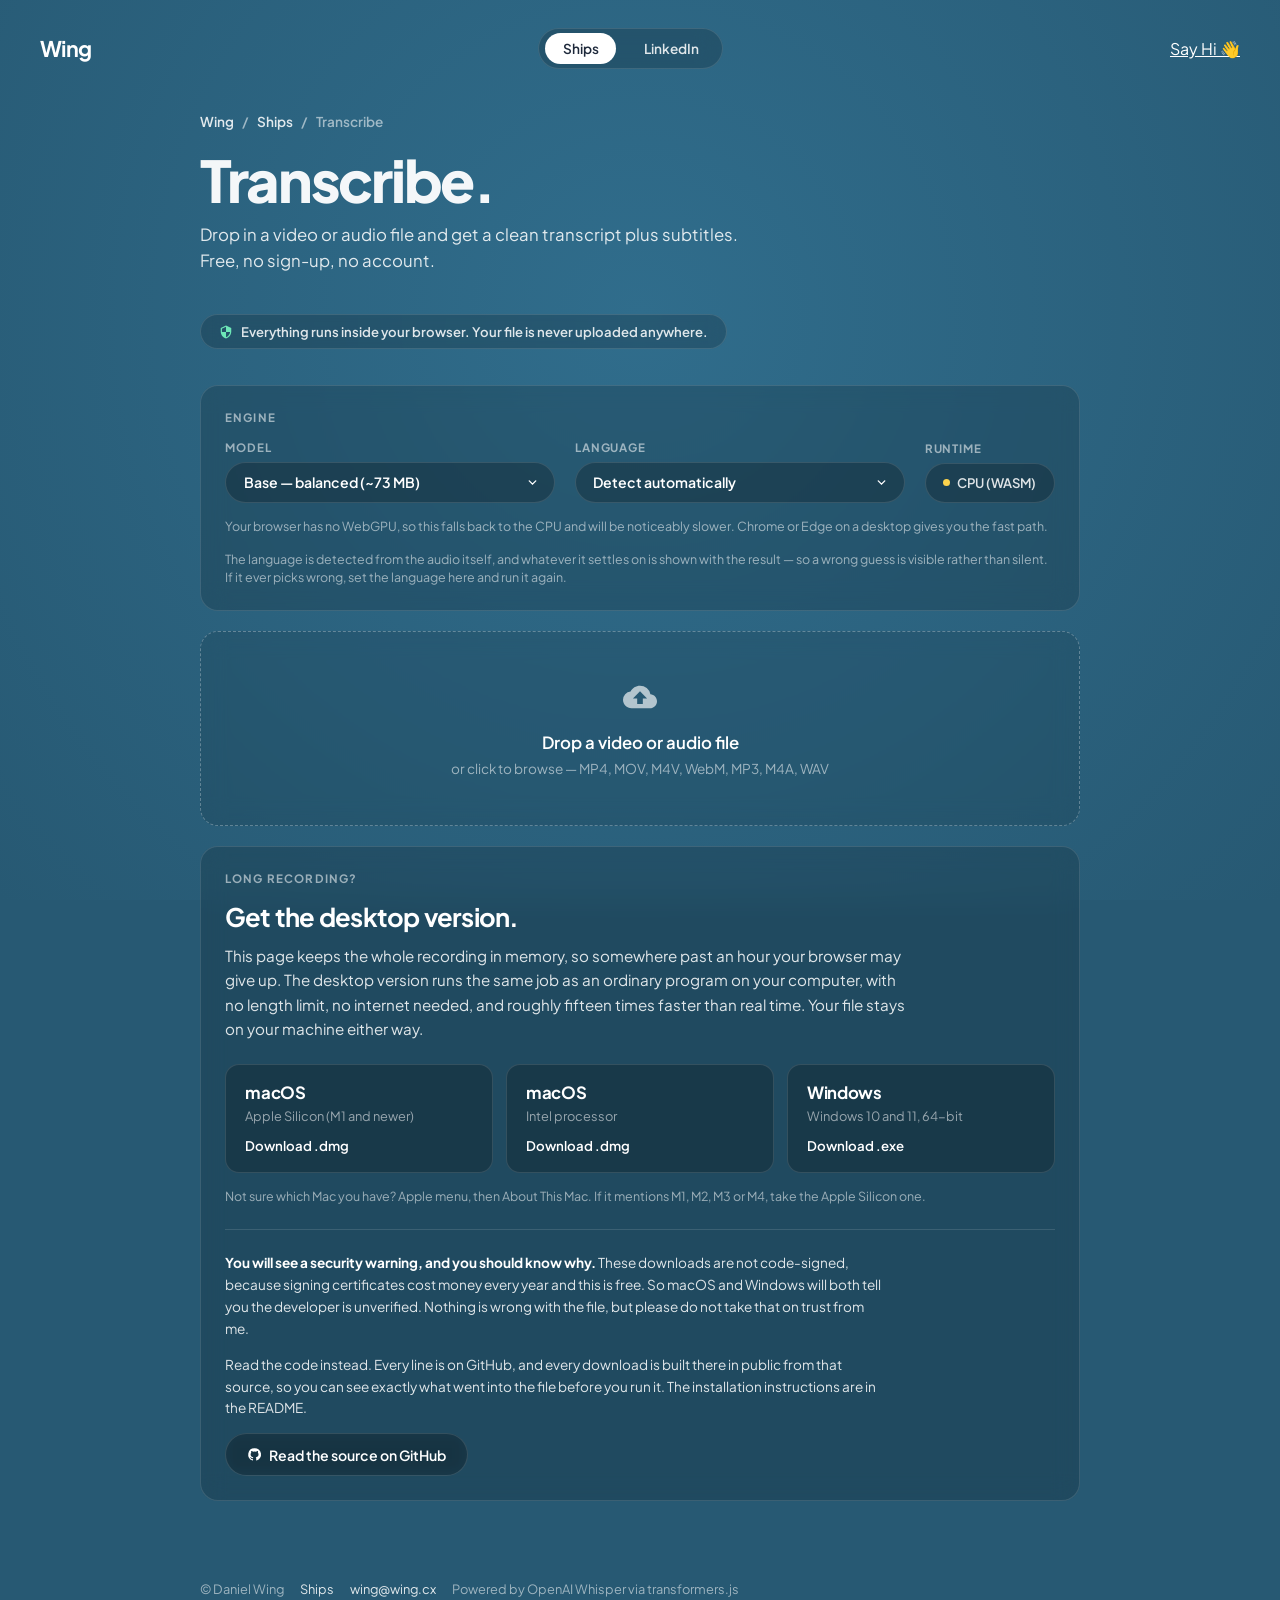
<file: ships/transcribe/index.html>
<!DOCTYPE html>
<html lang="en">
<head>
  <meta charset="UTF-8" />
  <meta name="viewport" content="width=device-width, initial-scale=1.0" />
  <title>Transcribe — wing.cx</title>
  <meta name="description" content="Free browser-based video and audio transcription. Whisper runs locally on your own machine — your file is never uploaded. Export as TXT or SRT subtitles." />
  <link rel="canonical" href="https://wing.cx/ships/transcribe" />
  <meta name="theme-color" content="#3681ab" />

  <link rel="icon" href="/favicon.svg" type="image/svg+xml" />
  <link rel="icon" href="/favicon-32.png" sizes="32x32" type="image/png" />
  <link rel="apple-touch-icon" href="/apple-touch-icon.png" />

  <meta property="og:type" content="website" />
  <meta property="og:site_name" content="wing.cx" />
  <meta property="og:url" content="https://wing.cx/ships/transcribe" />
  <meta property="og:title" content="Transcribe — free, private, in your browser" />
  <meta property="og:description" content="Drop in a video or audio file and get a transcript plus SRT subtitles. Whisper runs locally in your browser — nothing is uploaded." />
  <meta property="og:image" content="https://wing.cx/og-image.jpg" />

  <link rel="preconnect" href="https://fonts.googleapis.com">
  <link rel="preconnect" href="https://fonts.gstatic.com" crossorigin>
  <link rel="preconnect" href="https://cdn.jsdelivr.net" crossorigin>
  <link rel="preconnect" href="https://huggingface.co" crossorigin>
  <link href="https://fonts.googleapis.com/css2?family=Plus+Jakarta+Sans:wght@400;500;600;700;800;900&display=swap" rel="stylesheet">
  <link rel="stylesheet" href="/assets/site.css">

  <style>
    .stack { display: flex; flex-direction: column; gap: 1.25rem; }

    /* ---------- Privacy badge ---------- */

    .privacy-note {
      display: inline-flex;
      align-items: center;
      gap: 0.55rem;
      background: var(--pill-bg);
      border: 1px solid var(--pill-border);
      border-radius: var(--radius-pill);
      padding: 0.5rem 1.1rem;
      font-size: 0.82rem;
      font-weight: 600;
      color: var(--text-muted);
      margin-bottom: 2.25rem;
      backdrop-filter: blur(8px);
    }

    .privacy-note svg { width: 14px; height: 14px; fill: var(--ok); flex-shrink: 0; }

    /* ---------- Settings row ---------- */

    .settings {
      display: flex;
      flex-wrap: wrap;
      gap: 1.25rem;
      align-items: flex-end;
    }

    .field { display: flex; flex-direction: column; gap: 0.45rem; flex: 1 1 190px; }

    .field label {
      font-size: 0.72rem;
      font-weight: 700;
      letter-spacing: 0.08em;
      text-transform: uppercase;
      color: var(--text-faint);
    }

    .field select {
      appearance: none;
      -webkit-appearance: none;
      width: 100%;
      background-color: rgba(0, 0, 0, 0.24);
      background-image: url("data:image/svg+xml;charset=utf-8,%3Csvg xmlns='http://www.w3.org/2000/svg' viewBox='0 0 24 24' fill='none' stroke='white' stroke-width='2.5' stroke-linecap='round'%3E%3Cpath d='M6 9l6 6 6-6'/%3E%3C/svg%3E");
      background-repeat: no-repeat;
      background-position: right 0.95rem center;
      background-size: 13px;
      border: 1px solid var(--pill-border);
      border-radius: var(--radius-pill);
      color: #ffffff;
      font-family: inherit;
      font-size: 0.88rem;
      font-weight: 600;
      padding: 0.65rem 2.4rem 0.65rem 1.1rem;
      cursor: pointer;
      transition: all 0.2s ease;
    }

    .field select:hover:not(:disabled) { border-color: var(--border-strong); }
    .field select:disabled { opacity: 0.45; cursor: not-allowed; }
    .field select option { background: #2c6d92; color: #ffffff; }

    .runtime-badge {
      display: inline-flex;
      align-items: center;
      gap: 0.45rem;
      background: rgba(0, 0, 0, 0.24);
      border: 1px solid var(--pill-border);
      border-radius: var(--radius-pill);
      padding: 0.65rem 1.1rem;
      font-size: 0.82rem;
      font-weight: 600;
      color: var(--text-muted);
      white-space: nowrap;
    }

    .runtime-dot {
      width: 7px;
      height: 7px;
      border-radius: 50%;
      background: var(--warn);
      flex-shrink: 0;
    }

    .runtime-badge.is-fast .runtime-dot { background: var(--ok); }

    .hint {
      font-size: 0.78rem;
      line-height: 1.45;
      color: var(--text-faint);
      margin-top: 0.9rem;
    }

    /* ---------- Drop zone ---------- */

    .dropzone {
      border: 1px dashed rgba(255, 255, 255, 0.28);
      border-radius: var(--radius-panel);
      background: var(--panel-bg-soft);
      backdrop-filter: blur(12px);
      -webkit-backdrop-filter: blur(12px);
      padding: 3rem 1.5rem;
      text-align: center;
      cursor: pointer;
      transition: all 0.2s ease;
    }

    .dropzone:hover,
    .dropzone.is-over {
      background: var(--pill-bg-hover);
      border-color: rgba(255, 255, 255, 0.6);
    }

    .dropzone.is-over { transform: scale(1.005); }

    .dropzone-icon { width: 34px; height: 34px; fill: rgba(255, 255, 255, 0.65); margin-bottom: 0.9rem; }

    .dropzone-title { font-size: 1.05rem; font-weight: 600; margin-bottom: 0.4rem; }
    .dropzone-sub { font-size: 0.85rem; color: var(--text-faint); }

    /* ---------- File card ---------- */

    .file-head {
      display: flex;
      justify-content: space-between;
      align-items: flex-start;
      gap: 1rem;
      margin-bottom: 1.1rem;
    }

    .file-name {
      font-size: 1rem;
      font-weight: 600;
      word-break: break-word;
      line-height: 1.35;
    }

    .file-meta { font-size: 0.8rem; color: var(--text-faint); margin-top: 0.25rem; }

    .btn-icon {
      background: transparent;
      border: 1px solid var(--pill-border);
      color: var(--text-muted);
      border-radius: 50%;
      width: 30px;
      height: 30px;
      flex-shrink: 0;
      cursor: pointer;
      font-size: 1rem;
      line-height: 1;
      font-family: inherit;
      transition: all 0.2s ease;
    }

    .btn-icon:hover { background: var(--pill-bg-hover); color: #ffffff; }

    .media-preview {
      width: 100%;
      max-height: 340px;
      border-radius: 12px;
      background: rgba(0, 0, 0, 0.35);
      display: block;
      margin-bottom: 1.25rem;
    }

    audio.media-preview { max-height: none; }

    .actions { display: flex; flex-wrap: wrap; gap: 0.7rem; align-items: center; }

    /* ---------- Progress ---------- */

    .progress-wrap { margin-top: 1.25rem; }

    .progress-line {
      display: flex;
      justify-content: space-between;
      gap: 1rem;
      font-size: 0.85rem;
      font-weight: 600;
      color: var(--text-muted);
      margin-bottom: 0.6rem;
    }

    .progress-track {
      height: 5px;
      background: rgba(0, 0, 0, 0.28);
      border-radius: var(--radius-pill);
      overflow: hidden;
    }

    .progress-bar {
      height: 100%;
      width: 0%;
      background: #ffffff;
      border-radius: var(--radius-pill);
      transition: width 0.25s ease;
    }

    /* Indeterminate: transcription gives no reliable percentage, so don't fake one. */
    .progress-track.is-indeterminate .progress-bar {
      width: 35%;
      transition: none;
      animation: slide 1.4s ease-in-out infinite;
    }

    @keyframes slide {
      0%   { transform: translateX(-100%); }
      100% { transform: translateX(340%); }
    }

    .estimate {
      font-size: 0.82rem;
      color: var(--text-faint);
      align-self: center;
    }

    .progress-note {
      font-size: 0.8rem;
      line-height: 1.5;
      color: var(--text-faint);
      margin-top: 0.85rem;
      max-width: 60ch;
    }

    .progress-note strong {
      color: var(--text-muted);
      font-weight: 600;
    }

    /* ---------- Messages ---------- */

    .message {
      border-radius: 12px;
      padding: 0.9rem 1.1rem;
      font-size: 0.86rem;
      line-height: 1.5;
      border: 1px solid var(--pill-border);
      background: rgba(0, 0, 0, 0.22);
    }

    .message.is-error { border-color: rgba(252, 165, 165, 0.45); color: #ffe4e4; }

    /* Advice, not failure: amber rather than red, and it never blocks a run. */
    .message.is-advice {
      border-color: rgba(252, 211, 77, 0.4);
      background: rgba(0, 0, 0, 0.26);
      color: var(--text-muted);
    }

    .message.is-advice.is-high { border-color: rgba(252, 211, 77, 0.7); }
    .message.is-advice strong { color: #fde68a; font-weight: 700; }
    .message.is-advice a, .mobile-note a { color: #ffffff; font-weight: 600; }

    .mobile-note {
      border-left: 2px solid rgba(252, 211, 77, 0.5);
      padding-left: 0.8rem;
    }
    .message strong { font-weight: 700; }

    /* ---------- Output ---------- */

    .output-head {
      display: flex;
      justify-content: space-between;
      align-items: center;
      gap: 1rem;
      flex-wrap: wrap;
      margin-bottom: 1rem;
    }

    .done-note { font-size: 0.82rem; font-weight: 600; color: var(--ok); }
    .done-note.is-unsure { color: var(--warn); }

    .lang-check {
      font-size: 0.78rem;
      color: var(--text-faint);
      margin-top: 0.3rem;
    }

    .tabs { display: flex; gap: 4px; background: var(--pill-bg); border: 1px solid var(--pill-border); border-radius: var(--radius-pill); padding: 4px; }

    .tab {
      background: transparent;
      border: none;
      color: var(--text-muted);
      font-family: inherit;
      font-size: 0.8rem;
      font-weight: 600;
      padding: 0.35rem 0.95rem;
      border-radius: var(--radius-pill);
      cursor: pointer;
      transition: all 0.2s ease;
    }

    .tab:hover { color: #ffffff; }
    .tab.is-active { background: #ffffff; color: #1e293b; }

    .transcript {
      width: 100%;
      min-height: 260px;
      resize: vertical;
      background: rgba(0, 0, 0, 0.28);
      border: 1px solid var(--pill-border);
      border-radius: 12px;
      color: rgba(255, 255, 255, 0.92);
      font-family: ui-monospace, SFMono-Regular, Menlo, Monaco, Consolas, monospace;
      font-size: 0.84rem;
      line-height: 1.65;
      padding: 1.1rem;
      margin-bottom: 1.1rem;
      white-space: pre-wrap;
    }

    .transcript:focus { outline: none; border-color: var(--border-strong); }

    /* ---------- Desktop download ---------- */

    .desktop-title {
      font-size: 1.6rem;
      font-weight: 700;
      letter-spacing: -0.03em;
      margin-bottom: 0.7rem;
    }

    .desktop-lede {
      font-size: 0.95rem;
      line-height: 1.6;
      color: var(--text-muted);
      max-width: 62ch;
      margin-bottom: 1.4rem;
    }

    .download-grid {
      display: grid;
      grid-template-columns: repeat(auto-fit, minmax(210px, 1fr));
      gap: 0.8rem;
    }

    .download {
      display: flex;
      flex-direction: column;
      gap: 0.3rem;
      background: rgba(0, 0, 0, 0.24);
      border: 1px solid var(--pill-border);
      border-radius: 14px;
      padding: 1.1rem 1.2rem;
      text-decoration: none;
      color: inherit;
      transition: all 0.2s ease;
    }

    .download:hover {
      transform: translateY(-2px);
      background: var(--pill-bg-hover);
      border-color: var(--border-strong);
    }

    .download-os { font-size: 1.05rem; font-weight: 700; letter-spacing: -0.02em; }
    .download-detail { font-size: 0.8rem; color: var(--text-faint); }

    .download-cta {
      font-size: 0.83rem;
      font-weight: 600;
      color: #ffffff;
      margin-top: 0.5rem;
    }

    .trust {
      margin-top: 1.5rem;
      padding-top: 1.4rem;
      border-top: 1px solid var(--pill-border);
      display: flex;
      flex-direction: column;
      align-items: flex-start;
      gap: 0.9rem;
    }

    .trust p {
      font-size: 0.85rem;
      line-height: 1.6;
      color: var(--text-muted);
      max-width: 66ch;
    }

    .trust strong { color: #ffffff; font-weight: 700; }

    .hidden { display: none !important; }

    @media (max-width: 900px) {
      .settings { gap: 1rem; }
      .field { flex: 1 1 100%; }
      .runtime-badge { width: 100%; justify-content: center; }
    }
  </style>
</head>
<body>

  <header class="site-header">
    <a href="/" class="brand">Wing</a>

    <nav class="nav-pill-center">
      <a href="/ships" class="nav-item is-active">Ships</a>
      <a href="https://www.linkedin.com/in/daniel-wing" target="_blank" rel="noopener noreferrer" class="nav-item">
        <svg viewBox="0 0 24 24">
          <path d="M19 3a2 2 0 0 1 2 2v14a2 2 0 0 1-2 2H5a2 2 0 0 1-2-2V5a2 2 0 0 1 2-2h14m-.5 15.5v-5.3a3.26 3.26 0 0 0-3.26-3.26c-.85 0-1.84.52-2.28 1.3v-1.11h-2.79v8.37h2.79v-4.93c0-.77.62-1.4 1.39-1.4a1.4 1.4 0 0 1 1.4 1.4v4.93h2.75M6.46 8.76a1.65 1.65 0 1 0 0-3.3 1.65 1.65 0 0 0 0 3.3m1.39 9.74v-8.37H5.07v8.37h2.78z"/>
        </svg>
        LinkedIn
      </a>
    </nav>

    <div class="nav-actions">
      <a href="mailto:wing@wing.cx" class="btn-sayhi">Say Hi 👋</a>
    </div>
  </header>

  <main class="page">
    <p class="breadcrumb"><a href="/">Wing</a> <span>/</span> <a href="/ships">Ships</a> <span>/</span> <span>Transcribe</span></p>

    <h1 class="page-title">Transcribe.</h1>
    <p class="page-lede">
      Drop in a video or audio file and get a clean transcript plus subtitles.
      Free, no sign-up, no account.
    </p>

    <p class="privacy-note">
      <svg viewBox="0 0 24 24"><path d="M12 1L3 5v6c0 5.55 3.84 10.74 9 12 5.16-1.26 9-6.45 9-12V5l-9-4zm0 10.99h7c-.53 4.12-3.28 7.79-7 8.94V12H5V6.3l7-3.11v8.8z"/></svg>
      Everything runs inside your browser. Your file is never uploaded anywhere.
    </p>

    <div class="stack">

      <!-- Settings -->
      <section class="panel">
        <p class="section-label">Engine</p>
        <div class="settings">
          <div class="field">
            <label for="model">Model</label>
            <select id="model">
              <option value="onnx-community/whisper-tiny">Tiny — fastest, roughest</option>
              <option value="onnx-community/whisper-base" selected>Base — balanced</option>
              <option value="onnx-community/whisper-small">Small — most accurate, and no slower on a GPU</option>
            </select>
          </div>
          <div class="field">
            <label for="language">Language</label>
            <select id="language">
              <option value="" selected>Detect automatically</option>
              <option value="en">English</option>
              <option value="es">Spanish — Español</option>
              <option value="pt">Portuguese — Português</option>
              <option value="fr">French — Français</option>
              <option value="de">German — Deutsch</option>
              <option value="it">Italian — Italiano</option>
              <option value="ca">Catalan — Català</option>
              <option value="gl">Galician — Galego</option>
              <option value="nl">Dutch — Nederlands</option>
              <option value="pl">Polish — Polski</option>
              <option value="ro">Romanian — Română</option>
              <option value="cs">Czech — Čeština</option>
              <option value="sv">Swedish — Svenska</option>
              <option value="da">Danish — Dansk</option>
              <option value="no">Norwegian — Norsk</option>
              <option value="fi">Finnish — Suomi</option>
              <option value="el">Greek — Ελληνικά</option>
              <option value="ru">Russian — Русский</option>
              <option value="uk">Ukrainian — Українська</option>
              <option value="tr">Turkish — Türkçe</option>
              <option value="ar">Arabic — العربية</option>
              <option value="he">Hebrew — עברית</option>
              <option value="hi">Hindi — हिन्दी</option>
              <option value="id">Indonesian — Indonesia</option>
              <option value="vi">Vietnamese — Tiếng Việt</option>
              <option value="th">Thai — ไทย</option>
              <option value="zh">Chinese — 中文</option>
              <option value="ja">Japanese — 日本語</option>
              <option value="ko">Korean — 한국어</option>
            </select>
          </div>
          <div class="field" style="flex: 0 0 auto;">
            <label>Runtime</label>
            <span class="runtime-badge" id="runtime-badge">
              <span class="runtime-dot"></span>
              <span id="runtime-text">Checking…</span>
            </span>
          </div>
        </div>
        <p class="hint mobile-note hidden" id="mobile-note"></p>
        <p class="hint" id="engine-hint">
          The model downloads once, then your browser caches it — later visits start instantly.
        </p>
        <p class="hint">
          The language is detected from the audio itself, and whatever it settles on is
          shown with the result — so a wrong guess is visible rather than silent. If it
          ever picks wrong, set the language here and run it again.
        </p>
      </section>

      <!-- Drop zone -->
      <section id="dropzone" class="dropzone" tabindex="0" role="button" aria-label="Choose a video or audio file">
        <svg class="dropzone-icon" viewBox="0 0 24 24"><path d="M19.35 10.04A7.49 7.49 0 0 0 12 4C9.11 4 6.6 5.64 5.35 8.04A5.994 5.994 0 0 0 0 14c0 3.31 2.69 6 6 6h13c2.76 0 5-2.24 5-5 0-2.64-2.05-4.78-4.65-4.96zM14 13v4h-4v-4H7l5-5 5 5h-3z"/></svg>
        <p class="dropzone-title">Drop a video or audio file</p>
        <p class="dropzone-sub">or click to browse — MP4, MOV, M4V, WebM, MP3, M4A, WAV</p>
        <input type="file" id="file-input" class="hidden" accept="video/*,audio/*" />
      </section>

      <!-- Loaded file -->
      <section class="panel hidden" id="file-panel">
        <div class="file-head">
          <div>
            <p class="file-name" id="file-name"></p>
            <p class="file-meta" id="file-meta"></p>
          </div>
          <button class="btn-icon" id="clear-file" title="Remove file" aria-label="Remove file">✕</button>
        </div>

        <video id="video-preview" class="media-preview hidden" controls preload="metadata"></video>
        <audio id="audio-preview" class="media-preview hidden" controls preload="metadata"></audio>

        <div class="actions">
          <button class="btn-primary" id="run-btn">Generate transcript</button>
          <button class="btn-secondary hidden" id="cancel-btn">Cancel</button>
          <span class="estimate" id="estimate"></span>
        </div>

        <div class="progress-wrap hidden" id="progress-wrap">
          <div class="progress-line">
            <span id="progress-label">Working…</span>
            <span id="progress-pct"></span>
          </div>
          <div class="progress-track" id="progress-track">
            <div class="progress-bar" id="progress-bar"></div>
          </div>
          <p class="progress-note hidden" id="progress-note"></p>
        </div>
      </section>

      <!-- Size advice. Not an error: the run is still allowed. -->
      <div class="message is-advice hidden" id="advice-box"></div>

      <!-- Errors -->
      <div class="message is-error hidden" id="error-box"></div>

      <!-- Output -->
      <section class="panel hidden" id="output-panel">
        <div class="output-head">
          <div>
            <p class="section-label" style="margin-bottom: 0.35rem;">Transcript</p>
            <p class="done-note" id="done-note"></p>
            <p class="lang-check hidden" id="lang-check"></p>
          </div>
          <div class="tabs">
            <button class="tab is-active" data-view="txt">Text</button>
            <button class="tab" data-view="srt">SRT</button>
          </div>
        </div>

        <textarea class="transcript" id="transcript" spellcheck="false"></textarea>

        <div class="actions">
          <button class="btn-primary" id="copy-btn">Copy</button>
          <button class="btn-secondary" id="dl-txt">Download .txt</button>
          <button class="btn-secondary" id="dl-srt">Download .srt</button>
        </div>
      </section>

      <!-- Desktop build. The browser holds all decoded audio in memory, so
           very long recordings need a different tool, not a bigger promise. -->
      <section class="panel" id="desktop">
        <p class="section-label">Long recording?</p>
        <h2 class="desktop-title">Get the desktop version.</h2>
        <p class="desktop-lede">
          This page keeps the whole recording in memory, so somewhere past an hour your
          browser may give up. The desktop version runs the same job as an ordinary
          program on your computer, with no length limit, no internet needed, and roughly
          fifteen times faster than real time. Your file stays on your machine either way.
        </p>

        <div class="download-grid">
          <a class="download" href="https://github.com/daniel-wing/transcribe/releases/latest/download/Transcribe-macOS-AppleSilicon.dmg">
            <span class="download-os">macOS</span>
            <span class="download-detail">Apple Silicon (M1 and newer)</span>
            <span class="download-cta">Download .dmg</span>
          </a>
          <a class="download" href="https://github.com/daniel-wing/transcribe/releases/latest/download/Transcribe-macOS-Intel.dmg">
            <span class="download-os">macOS</span>
            <span class="download-detail">Intel processor</span>
            <span class="download-cta">Download .dmg</span>
          </a>
          <a class="download" href="https://github.com/daniel-wing/transcribe/releases/latest/download/Transcribe-Windows-x64.exe">
            <span class="download-os">Windows</span>
            <span class="download-detail">Windows 10 and 11, 64-bit</span>
            <span class="download-cta">Download .exe</span>
          </a>
        </div>

        <p class="hint">
          Not sure which Mac you have? Apple menu, then About This Mac. If it mentions
          M1, M2, M3 or M4, take the Apple Silicon one.
        </p>

        <div class="trust">
          <p>
            <strong>You will see a security warning, and you should know why.</strong>
            These downloads are not code-signed, because signing certificates cost money
            every year and this is free. So macOS and Windows will both tell you the
            developer is unverified. Nothing is wrong with the file, but please do not
            take that on trust from me.
          </p>
          <p>
            Read the code instead. Every line is on GitHub, and every download is built
            there in public from that source, so you can see exactly what went into the
            file before you run it. The installation instructions are in the README.
          </p>
          <a class="btn-secondary" href="https://github.com/daniel-wing/transcribe" target="_blank" rel="noopener noreferrer">
            <svg viewBox="0 0 24 24"><path d="M12 2A10 10 0 0 0 8.84 21.5c.5.08.66-.23.66-.5v-1.69C6.73 19.91 6.14 18 6.14 18A2.69 2.69 0 0 0 5 16.5c-.91-.62.07-.6.07-.6a2.1 2.1 0 0 1 1.53 1.03 2.15 2.15 0 0 0 2.91.83 2.16 2.16 0 0 1 .63-1.34c-2.14-.24-4.39-1.07-4.39-4.77a3.77 3.77 0 0 1 1-2.61 3.5 3.5 0 0 1 .1-2.58s.84-.27 2.75 1a9.63 9.63 0 0 1 5 0c1.91-1.29 2.75-1 2.75-1a3.5 3.5 0 0 1 .1 2.58 3.77 3.77 0 0 1 1 2.61c0 3.71-2.26 4.53-4.41 4.77a2.42 2.42 0 0 1 .69 1.87v2.77c0 .27.16.59.67.5A10 10 0 0 0 12 2z"/></svg>
            Read the source on GitHub
          </a>
        </div>
      </section>

    </div>
  </main>

  <footer class="site-footer">
    <span>© Daniel Wing</span>
    <a href="/ships">Ships</a>
    <a href="mailto:wing@wing.cx">wing@wing.cx</a>
    <span>Powered by OpenAI Whisper via transformers.js</span>
  </footer>

  <!-- Absolute, not "./app.js": the page is served at /ships/transcribe with no
       trailing slash, so a relative src would resolve to /ships/app.js. -->
  <script type="module" src="/ships/transcribe/app.js"></script>
</body>
</html>
</file>
<file: assets/site.css>
/* wing.cx shared shell — tokens, page chrome, and the pill/panel idiom.
   The homepage keeps its own inline CSS; this file dresses /ships and
   everything that lives under it. Keep the tokens below in sync with
   index.html if the palette ever moves. */

/* ---------- Typeface ----------

   Plus Jakarta Sans, self-hosted rather than linked from Google's CDN.

   These are the genuine Google Fonts files (v12, variable weight axis 200-800),
   so the rendering is identical to what the CDN served. Hosting them here means
   no page on this site hands a visitor's IP to a third party just to draw text,
   and it drops a DNS lookup plus TLS handshake to two extra origins from every
   page load.

   One variable file replaces the six static weights the old CDN URL requested.
   The site uses 200 through 800, which the axis covers exactly. (That URL also
   asked for 900; nothing here ever used it.)

   Only the latin and latin-ext subsets ship. Every accented character Spanish
   needs lives in U+0000-00FF, inside latin, so an ES visitor never fetches
   latin-ext either.

   SIL Open Font License 1.1 — the licence ships beside the files in
   assets/fonts/OFL.txt, as the OFL requires.
   Copyright 2020 The Plus Jakarta Sans Project Authors. */

@font-face {
  font-family: 'Plus Jakarta Sans';
  font-style: normal;
  font-weight: 200 800;
  font-display: swap;
  src: url('/assets/fonts/plus-jakarta-sans-latin.woff2') format('woff2');
  unicode-range: U+0000-00FF, U+0131, U+0152-0153, U+02BB-02BC, U+02C6, U+02DA,
    U+02DC, U+0304, U+0308, U+0329, U+2000-206F, U+20AC, U+2122, U+2191, U+2193,
    U+2212, U+2215, U+FEFF, U+FFFD;
}

@font-face {
  font-family: 'Plus Jakarta Sans';
  font-style: normal;
  font-weight: 200 800;
  font-display: swap;
  src: url('/assets/fonts/plus-jakarta-sans-latin-ext.woff2') format('woff2');
  unicode-range: U+0100-02BA, U+02BD-02C5, U+02C7-02CC, U+02CE-02D7, U+02DD-02FF,
    U+0304, U+0308, U+0329, U+1D00-1DBF, U+1E00-1E9F, U+1EF2-1EFF, U+2020,
    U+20A0-20AB, U+20AD-20C0, U+2113, U+2C60-2C7F, U+A720-A7FF;
}

:root {
  --bg-top: #306d8c;
  --bg-bottom: #275973;

  --text-main: #ffffff;
  --text-muted: rgba(255, 255, 255, 0.86);
  --text-faint: rgba(255, 255, 255, 0.55);

  --pill-bg: rgba(0, 0, 0, 0.18);
  --pill-border: rgba(255, 255, 255, 0.12);
  --pill-bg-hover: rgba(0, 0, 0, 0.26);
  --border-strong: rgba(255, 255, 255, 0.25);

  --panel-bg: rgba(0, 0, 0, 0.16);
  --panel-bg-soft: rgba(0, 0, 0, 0.10);
  --ink: #111827;

  --ok: #6ee7b7;
  --warn: #fcd34d;
  --bad: #fca5a5;

  --radius-panel: 18px;
  --radius-pill: 9999px;
}

* {
  box-sizing: border-box;
  margin: 0;
  padding: 0;
}

/* Column layout so .page can absorb the leftover height and hold the footer
   at the bottom of the viewport. Without this a short page (e.g. /signals
   with one card) leaves the footer stranded mid-screen. */
body {
  background: var(--bg-bottom);
  color: var(--text-main);
  font-family: 'Plus Jakarta Sans', -apple-system, BlinkMacSystemFont, sans-serif;
  min-height: 100vh;
  overflow-x: hidden;
  -webkit-font-smoothing: antialiased;
  display: flex;
  flex-direction: column;
}

/* Fixed so the gradient doesn't stretch or tile on long, scrolling pages. */
body::before {
  content: '';
  position: fixed;
  inset: 0;
  background: radial-gradient(circle at 50% 35%, var(--bg-top) 0%, var(--bg-bottom) 100%);
  z-index: -1;
}

a { color: inherit; }

/* ---------- Header ---------- */

/* Pinned, so navigation is reachable from anywhere on a long page without
   scrolling back to the top. Deliberately no background band: the items float
   over the page and each pill already carries its own translucent backing. */
.site-header {
  position: sticky;
  top: 0;
  z-index: 40;
  width: 100%;
  padding: 1.75rem 2.5rem;
  display: flex;
  justify-content: space-between;
  align-items: center;
  gap: 1rem;
}

.brand {
  font-weight: 700;
  font-size: 1.35rem;
  color: var(--text-main);
  text-decoration: none;
  letter-spacing: -0.03em;
}

.nav-pill-center {
  display: flex;
  background: var(--pill-bg);
  backdrop-filter: blur(12px);
  -webkit-backdrop-filter: blur(12px);
  border: 1px solid var(--pill-border);
  border-radius: var(--radius-pill);
  padding: 4px 6px;
  align-items: center;
  gap: 4px;
}

.nav-item {
  color: var(--text-muted);
  text-decoration: none;
  font-size: 0.85rem;
  font-weight: 600;
  padding: 0.45rem 1.1rem;
  border-radius: var(--radius-pill);
  transition: all 0.2s ease;
  display: inline-flex;
  align-items: center;
  gap: 0.35rem;
}

.nav-item:hover { color: #ffffff; }

.nav-item.is-active {
  background: #ffffff;
  color: #1e293b;
}

.nav-actions {
  display: flex;
  align-items: center;
  gap: 0.75rem;
}

/* ---------- Language toggle ---------- */

.lang-toggle {
  display: inline-flex;
  gap: 2px;
  background: var(--pill-bg);
  border: 1px solid var(--pill-border);
  border-radius: var(--radius-pill);
  padding: 3px;
  backdrop-filter: blur(8px);
  -webkit-backdrop-filter: blur(8px);
}

.lang-opt {
  background: transparent;
  border: none;
  color: var(--text-muted);
  font-family: inherit;
  font-size: 0.75rem;
  font-weight: 700;
  letter-spacing: 0.04em;
  padding: 0.32rem 0.7rem;
  border-radius: var(--radius-pill);
  cursor: pointer;
  transition: all 0.2s ease;
}

.lang-opt:hover { color: #ffffff; }

.lang-opt.is-active {
  background: #ffffff;
  color: #1e293b;
}

/* ---------- Page shell ---------- */

.page {
  width: 100%;
  max-width: 960px;
  margin: 0 auto;
  padding: 1rem 2.5rem 5rem 2.5rem;
  flex: 1 0 auto;
}

.breadcrumb {
  font-size: 0.85rem;
  font-weight: 600;
  color: var(--text-faint);
  margin-bottom: 1.25rem;
  display: flex;
  align-items: center;
  gap: 0.5rem;
}

.breadcrumb a {
  color: var(--text-muted);
  text-decoration: none;
  transition: color 0.2s ease;
}

.breadcrumb a:hover { color: #ffffff; }

.page-title {
  font-size: clamp(2.4rem, 5vw, 3.6rem);
  font-weight: 800;
  line-height: 1.04;
  letter-spacing: -0.04em;
  color: rgba(255, 255, 255, 0.95);
  margin-bottom: 0.75rem;
}

.page-lede {
  font-size: 1.05rem;
  line-height: 1.55;
  color: var(--text-muted);
  max-width: 560px;
  margin-bottom: 2.5rem;
}

/* ---------- Panels ---------- */

.panel {
  background: var(--panel-bg);
  border: 1px solid var(--pill-border);
  border-radius: var(--radius-panel);
  backdrop-filter: blur(12px);
  -webkit-backdrop-filter: blur(12px);
  padding: 1.5rem;
}

.section-label {
  font-size: 0.72rem;
  font-weight: 700;
  letter-spacing: 0.1em;
  text-transform: uppercase;
  color: var(--text-faint);
  margin-bottom: 0.9rem;
}

/* ---------- Buttons ---------- */

.btn-primary {
  background: rgba(255, 255, 255, 0.95);
  color: var(--ink);
  border: none;
  padding: 0.75rem 1.5rem;
  border-radius: var(--radius-pill);
  font-family: inherit;
  font-weight: 600;
  font-size: 0.9rem;
  text-decoration: none;
  cursor: pointer;
  transition: all 0.2s ease;
  display: inline-flex;
  align-items: center;
  justify-content: center;
  gap: 0.45rem;
}

.btn-primary:hover:not(:disabled) {
  background: #ffffff;
  transform: translateY(-1px);
}

.btn-primary:disabled {
  opacity: 0.45;
  cursor: not-allowed;
}

.btn-secondary {
  background: var(--pill-bg);
  border: 1px solid var(--pill-border);
  color: #ffffff;
  padding: 0.7rem 1.3rem;
  border-radius: var(--radius-pill);
  font-family: inherit;
  font-weight: 600;
  font-size: 0.88rem;
  text-decoration: none;
  cursor: pointer;
  backdrop-filter: blur(8px);
  transition: all 0.2s ease;
  display: inline-flex;
  align-items: center;
  justify-content: center;
  gap: 0.45rem;
}

.btn-secondary:hover:not(:disabled) {
  background: var(--pill-bg-hover);
  border-color: var(--border-strong);
}

.btn-secondary:disabled {
  opacity: 0.4;
  cursor: not-allowed;
}

.btn-secondary svg,
.btn-primary svg {
  width: 15px;
  height: 15px;
  fill: currentColor;
}

/* ---------- Footer ---------- */

.site-footer {
  width: 100%;
  max-width: 960px;
  margin: 0 auto;
  padding: 0 2.5rem 3rem 2.5rem;
  flex-shrink: 0;
  font-size: 0.8rem;
  color: var(--text-faint);
  display: flex;
  gap: 1rem;
  flex-wrap: wrap;
  align-items: center;
}

.site-footer a {
  color: var(--text-muted);
  text-decoration: none;
}

.site-footer a:hover { color: #ffffff; }


@media (max-width: 900px) {
  .site-header { padding: 1.25rem 1rem; gap: 0.5rem; }

  /* Kept visible: with a pinned header this is the way back, so hiding it
     would defeat the point. Trimmed down to fit instead. */
  .nav-pill-center { padding: 3px 4px; gap: 2px; }
  .nav-item { padding: 0.4rem 0.75rem; font-size: 0.8rem; }

  .brand { font-size: 1.15rem; }
  .nav-actions { gap: 0.5rem; }
  .page { padding: 0.5rem 1.25rem 4rem 1.25rem; }
  .site-footer { padding: 0 1.25rem 2.5rem 1.25rem; }
  .panel { padding: 1.15rem; }
}

/* Below this width the header tightens up rather than dropping anything.
   Contact moved to the hero and footers, so only brand, navigation and the
   language switch are up here and all three keep their labels. */
@media (max-width: 620px) {
  /* Only three things left up here - brand, nav, language - so one row is
     comfortable even with the longer Spanish labels. */
  .site-header { padding: 1rem 0.9rem; gap: 0.5rem; }
  .brand { font-size: 1.05rem; }

  .nav-pill-center { padding: 3px 4px; gap: 2px; }
  .nav-item { padding: 0.4rem 0.85rem; font-size: 0.8rem; }

  .lang-opt { padding: 0.3rem 0.55rem; font-size: 0.72rem; }
}

/* ---------- Cards ----------
   The grid used by /ships and /signals. Same idiom either way: a status dot,
   a name, a description, optional tags, and an "open" affordance. Kept here
   rather than inline on each page so the two sections cannot drift apart. */

.card-grid {
  display: grid;
  grid-template-columns: repeat(auto-fill, minmax(300px, 1fr));
  gap: 1.25rem;
}

.card {
  background: var(--panel-bg);
  border: 1px solid var(--pill-border);
  border-radius: var(--radius-panel);
  backdrop-filter: blur(12px);
  -webkit-backdrop-filter: blur(12px);
  padding: 1.6rem;
  text-decoration: none;
  color: inherit;
  display: flex;
  flex-direction: column;
  gap: 0.7rem;
  transition: all 0.2s ease;
}

a.card:hover {
  transform: translateY(-3px);
  background: var(--pill-bg-hover);
  border-color: var(--border-strong);
}

.card.is-empty {
  border-style: dashed;
  background: var(--panel-bg-soft);
  cursor: default;
  justify-content: center;
  align-items: center;
  text-align: center;
  min-height: 180px;
  color: var(--text-faint);
}

.card-status {
  font-size: 0.68rem;
  font-weight: 700;
  letter-spacing: 0.1em;
  text-transform: uppercase;
  color: var(--ok);
  display: inline-flex;
  align-items: center;
  gap: 0.4rem;
}

.card-status::before {
  content: '';
  width: 6px;
  height: 6px;
  border-radius: 50%;
  background: var(--ok);
}

.card-name {
  font-size: 1.45rem;
  font-weight: 700;
  letter-spacing: -0.03em;
}

.card-desc {
  font-size: 0.92rem;
  line-height: 1.5;
  color: var(--text-muted);
  flex-grow: 1;
}

.card-tags {
  display: flex;
  flex-wrap: wrap;
  gap: 0.4rem;
  margin-top: 0.3rem;
}

.tag {
  font-size: 0.72rem;
  font-weight: 600;
  color: var(--text-muted);
  background: rgba(0, 0, 0, 0.2);
  border: 1px solid var(--pill-border);
  padding: 0.25rem 0.7rem;
  border-radius: var(--radius-pill);
}

.card-open {
  font-size: 0.85rem;
  font-weight: 600;
  color: #ffffff;
  margin-top: 0.5rem;
}

a.card:hover .card-open .arrow {
  display: inline-block;
  transform: translateX(3px);
}

.card-open .arrow { transition: transform 0.2s ease; }
</file>
